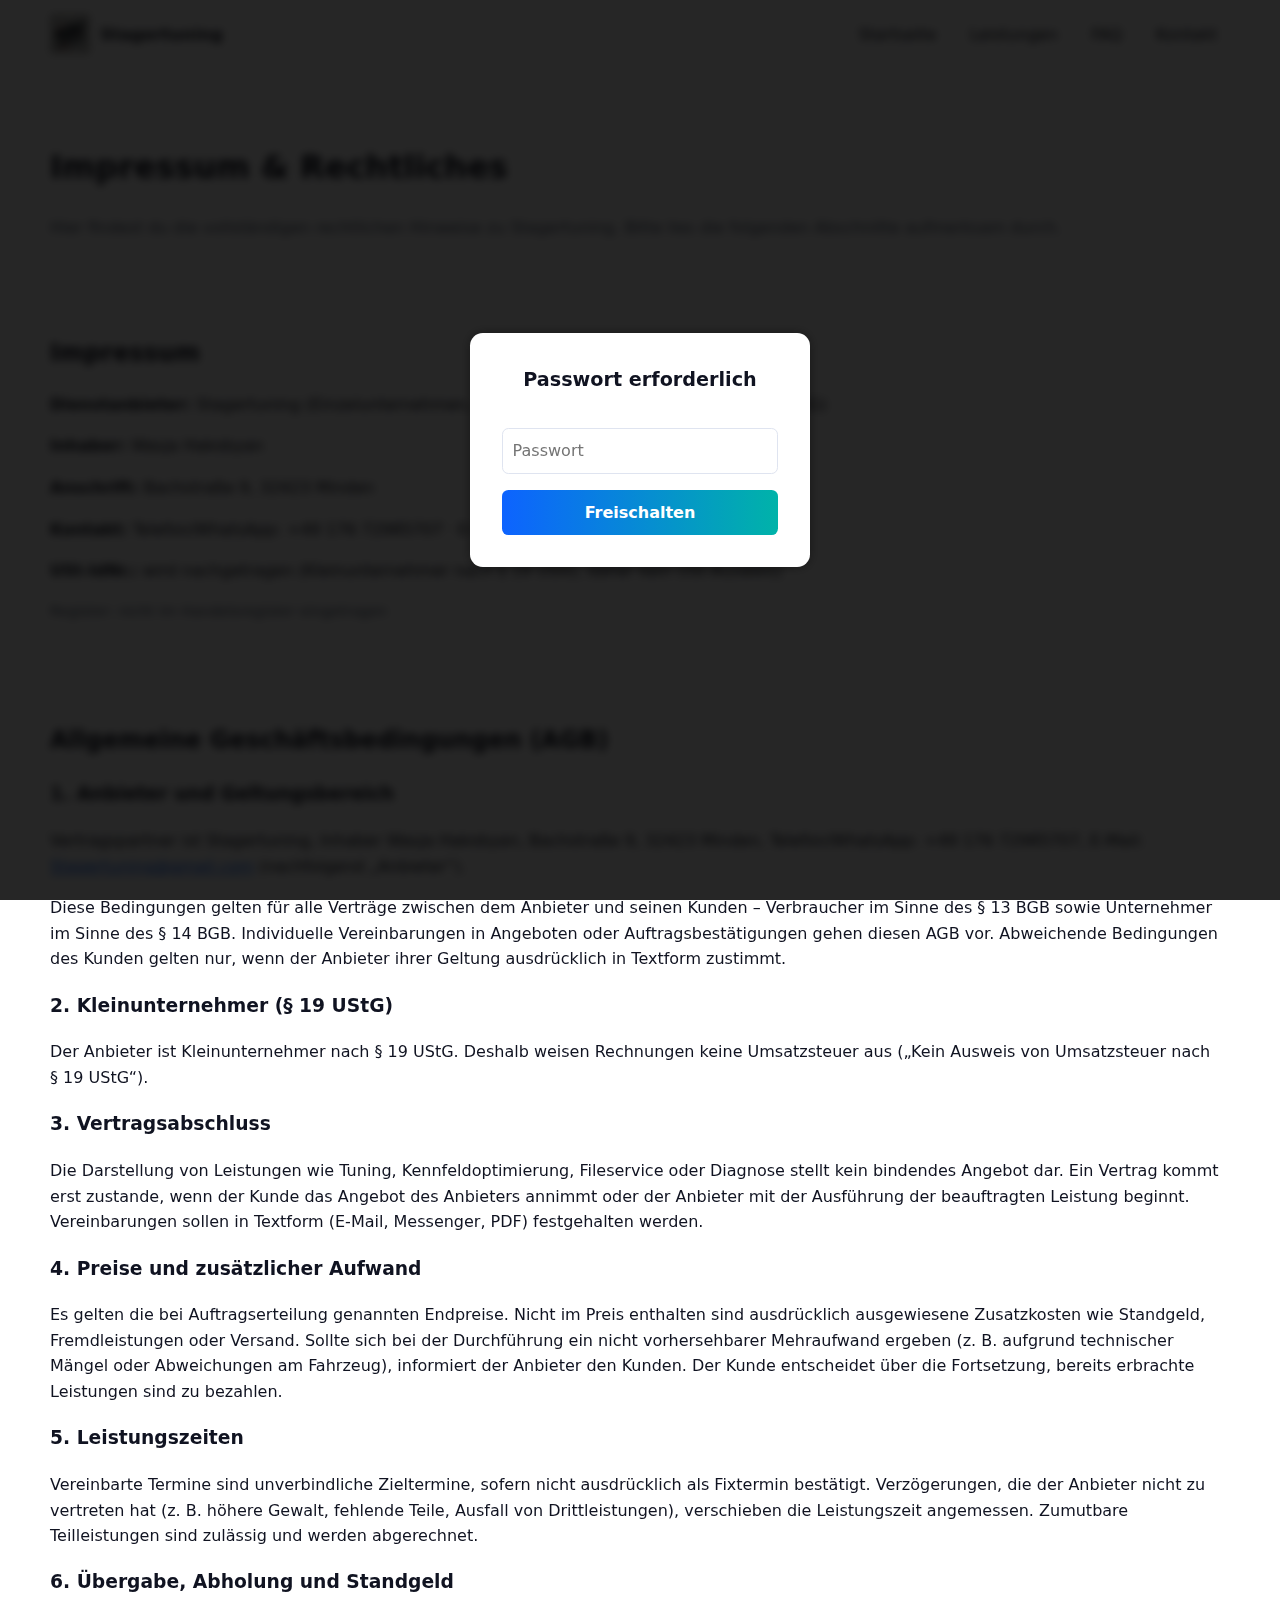
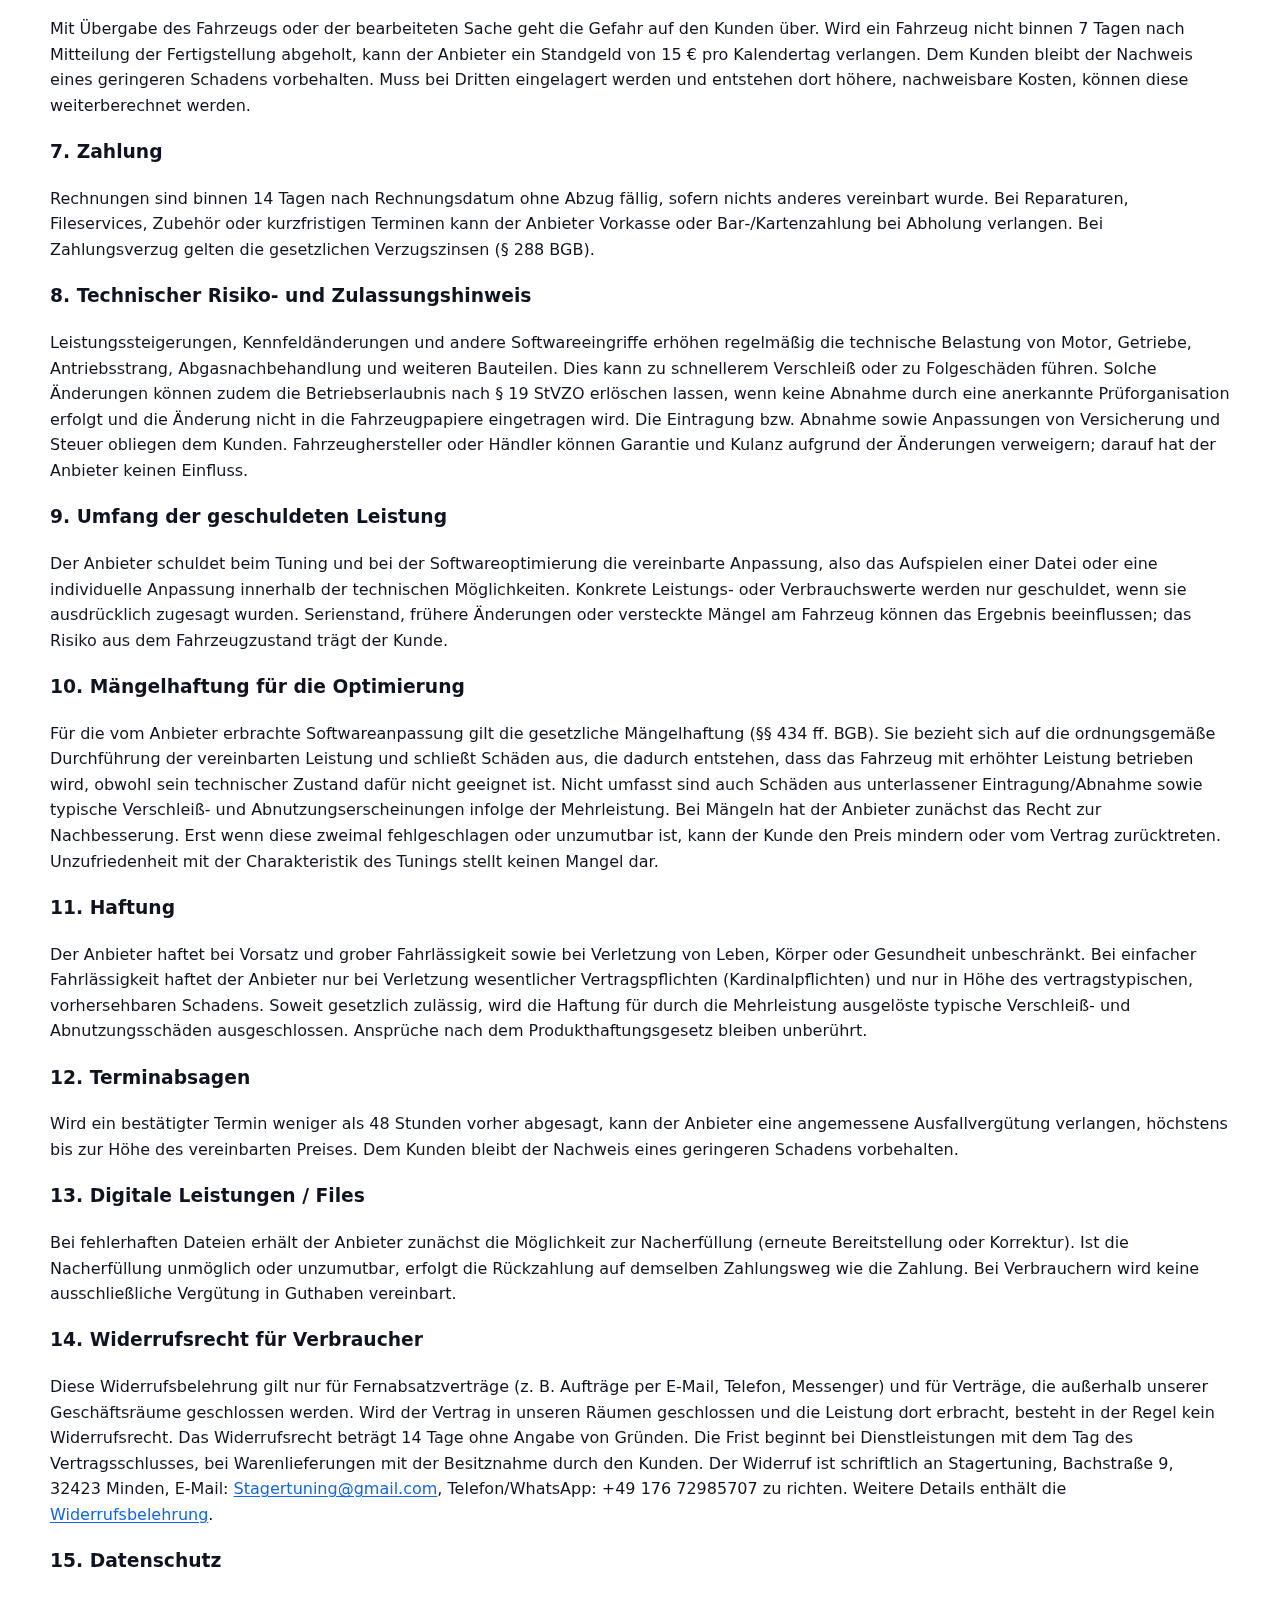
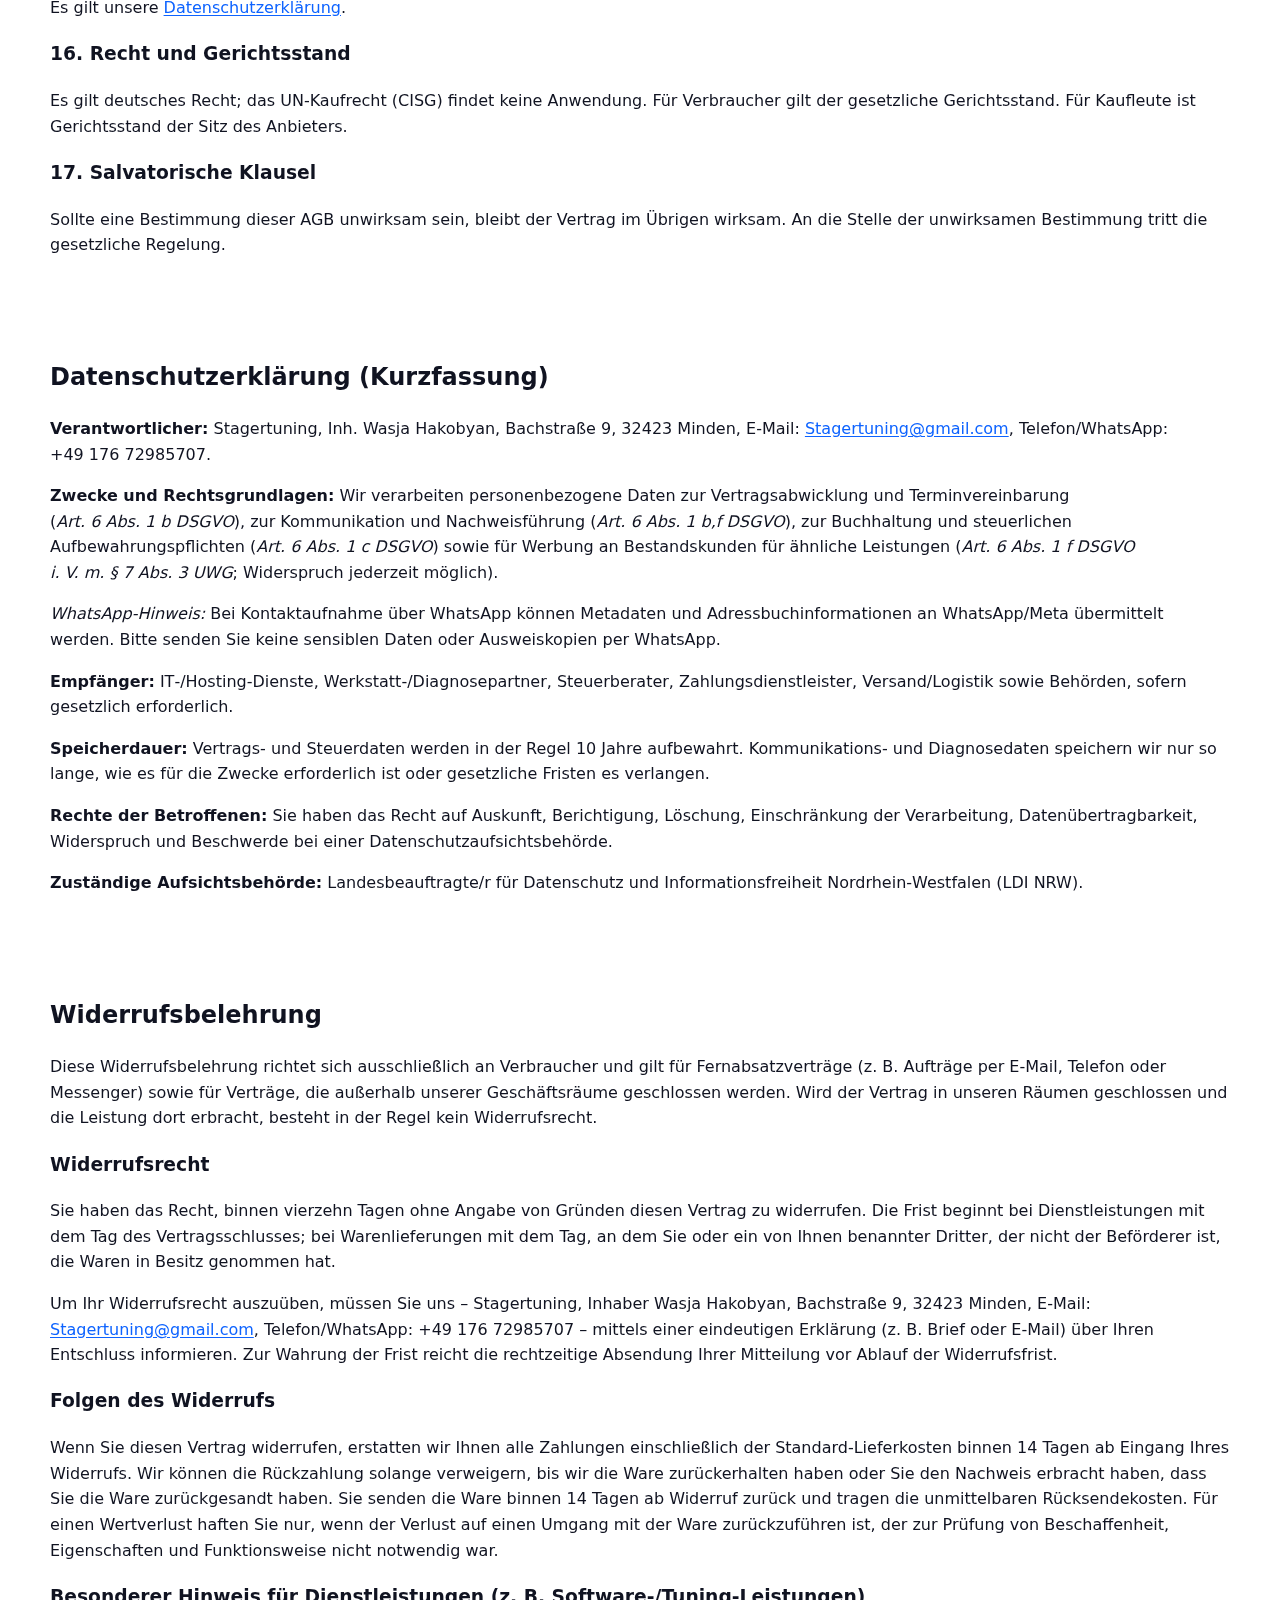
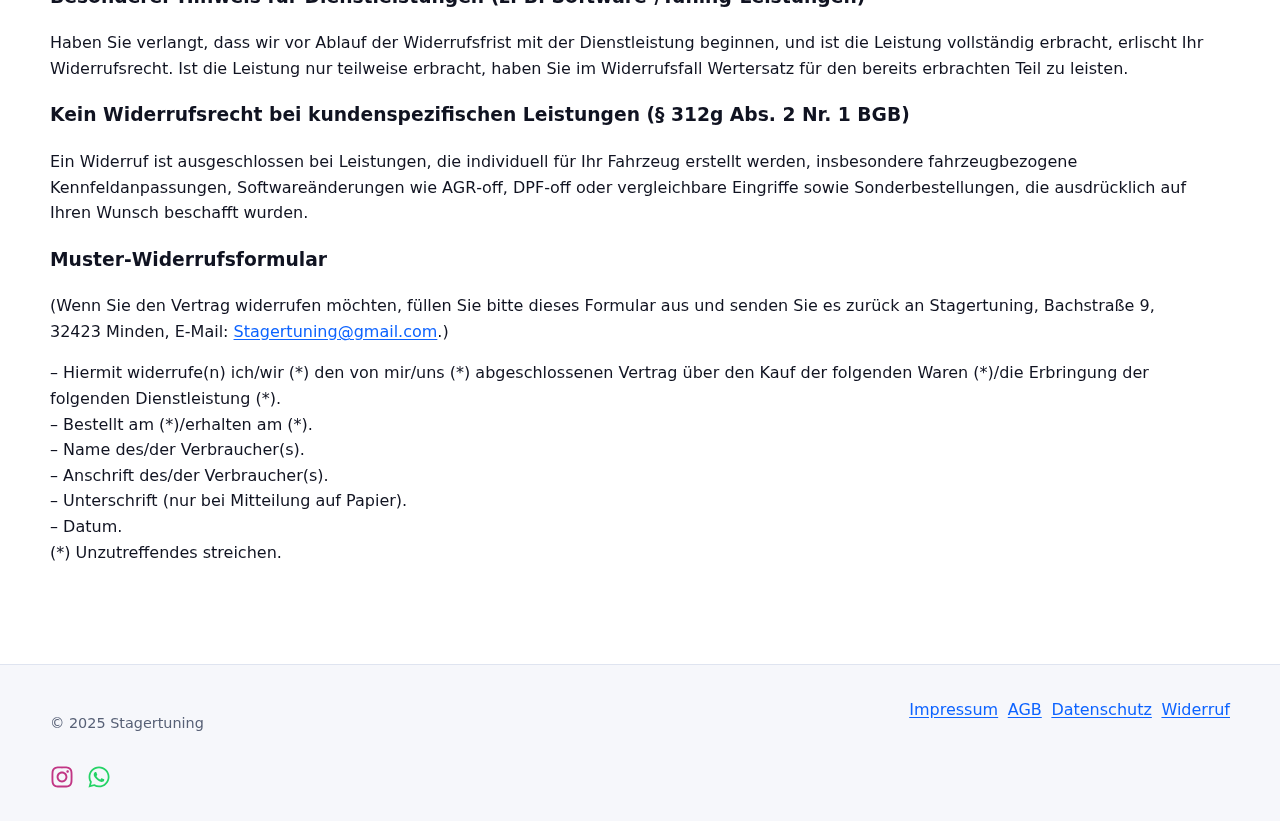
<file: rechtliches/index.html>
<!doctype html>
<html lang="de">
<head>
  <meta charset="utf-8" />
  <meta name="viewport" content="width=device-width, initial-scale=1" />
  <title>Impressum &amp; Rechtliches – Stagertuning</title>
  <meta name="robots" content="noindex,follow" />
  <meta name="description" content="Offizielle Rechtstexte von Stagertuning – Impressum, AGB, Datenschutzerklärung und Widerrufsbelehrung. Hier findest du alle wichtigen rechtlichen Hinweise für unseren Chip‑Tuning‑Service." />
  <link rel="stylesheet" href="../assets/css/styles.css" />
</head>
<body>
  <a class="skip-link" href="#inhalt">Zum Inhalt springen</a>
  <header class="header">
    <div class="container nav">
      <a class="brand" href="../index.html">
        <img class="brand__logo-img" src="../assets/img/stagertuning-logo.jpg" alt="Stagertuning Logo" width="40" height="40" />
        <span class="brand__text">Stagertuning</span>
      </a>
      <button class="menu-toggle" aria-controls="menu" aria-expanded="false">☰ Menü</button>
      <ul id="menu" class="nav__list">
        <li><a class="nav__link" href="../index.html">Startseite</a></li>
        <li><a class="nav__link" href="../partner.html">Leistungen</a></li>
        <li><a class="nav__link" href="../faq.html">FAQ</a></li>
        <li><a class="nav__link" href="../support.html">Kontakt</a></li>
      </ul>
    </div>
  </header>

  <main id="inhalt" class="container section">
    <h1>Impressum &amp; Rechtliches</h1>
    <p class="muted">Hier findest du die vollständigen rechtlichen Hinweise zu Stagertuning. Bitte lies die folgenden Abschnitte aufmerksam durch.</p>
    <div class="hr"></div>

    <!-- Impressum -->
    <section id="impressum" class="section--tight">
      <h2>Impressum</h2>
      <p><strong>Dienstanbieter:</strong> Stagertuning (Einzelunternehmen, Kleinunternehmerregelung nach § 19 UStG)</p>
      <p><strong>Inhaber:</strong> Wasja Hakobyan</p>
      <p><strong>Anschrift:</strong> Bachstraße 9, 32423 Minden</p>
      <p><strong>Kontakt:</strong> Telefon/WhatsApp: +49 176 72985707 · E‑Mail: <a href="mailto:Stagertuning@gmail.com">Stagertuning@gmail.com</a></p>
      <p><strong>USt‑IdNr.:</strong> wird nachgetragen (Kleinunternehmer nach § 19 UStG, daher kein USt‑Ausweis)</p>
      <p class="small muted">Register: nicht im Handelsregister eingetragen</p>
    </section>

    <!-- AGB -->
    <section id="agb" class="section--tight">
      <h2>Allgemeine Geschäftsbedingungen (AGB)</h2>
      <h3>1. Anbieter und Geltungsbereich</h3>
      <p>Vertragspartner ist Stagertuning, Inhaber Wasja Hakobyan, Bachstraße 9, 32423 Minden, Telefon/WhatsApp: +49 176 72985707, E‑Mail: <a href="mailto:Stagertuning@gmail.com">Stagertuning@gmail.com</a> (nachfolgend „Anbieter“).</p>
      <p>Diese Bedingungen gelten für alle Verträge zwischen dem Anbieter und seinen Kunden – Verbraucher im Sinne des § 13 BGB sowie Unternehmer im Sinne des § 14 BGB. Individuelle Vereinbarungen in Angeboten oder Auftragsbestätigungen gehen diesen AGB vor. Abweichende Bedingungen des Kunden gelten nur, wenn der Anbieter ihrer Geltung ausdrücklich in Textform zustimmt.</p>
      <h3>2. Kleinunternehmer (§ 19 UStG)</h3>
      <p>Der Anbieter ist Kleinunternehmer nach § 19 UStG. Deshalb weisen Rechnungen keine Umsatzsteuer aus („Kein Ausweis von Umsatzsteuer nach § 19 UStG“).</p>
      <h3>3. Vertragsabschluss</h3>
      <p>Die Darstellung von Leistungen wie Tuning, Kennfeldoptimierung, Fileservice oder Diagnose stellt kein bindendes Angebot dar. Ein Vertrag kommt erst zustande, wenn der Kunde das Angebot des Anbieters annimmt oder der Anbieter mit der Ausführung der beauftragten Leistung beginnt. Vereinbarungen sollen in Textform (E‑Mail, Messenger, PDF) festgehalten werden.</p>
      <h3>4. Preise und zusätzlicher Aufwand</h3>
      <p>Es gelten die bei Auftragserteilung genannten Endpreise. Nicht im Preis enthalten sind ausdrücklich ausgewiesene Zusatzkosten wie Standgeld, Fremdleistungen oder Versand. Sollte sich bei der Durchführung ein nicht vorhersehbarer Mehraufwand ergeben (z.&nbsp;B. aufgrund technischer Mängel oder Abweichungen am Fahrzeug), informiert der Anbieter den Kunden. Der Kunde entscheidet über die Fortsetzung, bereits erbrachte Leistungen sind zu bezahlen.</p>
      <h3>5. Leistungszeiten</h3>
      <p>Vereinbarte Termine sind unverbindliche Zieltermine, sofern nicht ausdrücklich als Fixtermin bestätigt. Verzögerungen, die der Anbieter nicht zu vertreten hat (z.&nbsp;B. höhere Gewalt, fehlende Teile, Ausfall von Drittleistungen), verschieben die Leistungszeit angemessen. Zumutbare Teilleistungen sind zulässig und werden abgerechnet.</p>
      <h3>6. Übergabe, Abholung und Standgeld</h3>
      <p>Mit Übergabe des Fahrzeugs oder der bearbeiteten Sache geht die Gefahr auf den Kunden über. Wird ein Fahrzeug nicht binnen 7 Tagen nach Mitteilung der Fertigstellung abgeholt, kann der Anbieter ein Standgeld von 15&nbsp;€ pro Kalendertag verlangen. Dem Kunden bleibt der Nachweis eines geringeren Schadens vorbehalten. Muss bei Dritten eingelagert werden und entstehen dort höhere, nachweisbare Kosten, können diese weiterberechnet werden.</p>
      <h3>7. Zahlung</h3>
      <p>Rechnungen sind binnen 14 Tagen nach Rechnungsdatum ohne Abzug fällig, sofern nichts anderes vereinbart wurde. Bei Reparaturen, Fileservices, Zubehör oder kurzfristigen Terminen kann der Anbieter Vorkasse oder Bar‑/Kartenzahlung bei Abholung verlangen. Bei Zahlungsverzug gelten die gesetzlichen Verzugszinsen (§ 288 BGB).</p>
      <h3>8. Technischer Risiko‑ und Zulassungshinweis</h3>
      <p>Leistungssteigerungen, Kennfeldänderungen und andere Softwareeingriffe erhöhen regelmäßig die technische Belastung von Motor, Getriebe, Antriebsstrang, Abgasnachbehandlung und weiteren Bauteilen. Dies kann zu schnellerem Verschleiß oder zu Folgeschäden führen. Solche Änderungen können zudem die Betriebserlaubnis nach § 19 StVZO erlöschen lassen, wenn keine Abnahme durch eine anerkannte Prüforganisation erfolgt und die Änderung nicht in die Fahrzeugpapiere eingetragen wird. Die Eintragung bzw. Abnahme sowie Anpassungen von Versicherung und Steuer obliegen dem Kunden. Fahrzeughersteller oder Händler können Garantie und Kulanz aufgrund der Änderungen verweigern; darauf hat der Anbieter keinen Einfluss.</p>
      <h3>9. Umfang der geschuldeten Leistung</h3>
      <p>Der Anbieter schuldet beim Tuning und bei der Softwareoptimierung die vereinbarte Anpassung, also das Aufspielen einer Datei oder eine individuelle Anpassung innerhalb der technischen Möglichkeiten. Konkrete Leistungs‑ oder Verbrauchswerte werden nur geschuldet, wenn sie ausdrücklich zugesagt wurden. Serienstand, frühere Änderungen oder versteckte Mängel am Fahrzeug können das Ergebnis beeinflussen; das Risiko aus dem Fahrzeugzustand trägt der Kunde.</p>
      <h3>10. Mängelhaftung für die Optimierung</h3>
      <p>Für die vom Anbieter erbrachte Softwareanpassung gilt die gesetzliche Mängelhaftung (§§ 434 ff. BGB). Sie bezieht sich auf die ordnungsgemäße Durchführung der vereinbarten Leistung und schließt Schäden aus, die dadurch entstehen, dass das Fahrzeug mit erhöhter Leistung betrieben wird, obwohl sein technischer Zustand dafür nicht geeignet ist. Nicht umfasst sind auch Schäden aus unterlassener Eintragung/Abnahme sowie typische Verschleiß‑ und Abnutzungserscheinungen infolge der Mehrleistung. Bei Mängeln hat der Anbieter zunächst das Recht zur Nachbesserung. Erst wenn diese zweimal fehlgeschlagen oder unzumutbar ist, kann der Kunde den Preis mindern oder vom Vertrag zurücktreten. Unzufriedenheit mit der Charakteristik des Tunings stellt keinen Mangel dar.</p>
      <h3>11. Haftung</h3>
      <p>Der Anbieter haftet bei Vorsatz und grober Fahrlässigkeit sowie bei Verletzung von Leben, Körper oder Gesundheit unbeschränkt. Bei einfacher Fahrlässigkeit haftet der Anbieter nur bei Verletzung wesentlicher Vertragspflichten (Kardinalpflichten) und nur in Höhe des vertragstypischen, vorhersehbaren Schadens. Soweit gesetzlich zulässig, wird die Haftung für durch die Mehrleistung ausgelöste typische Verschleiß‑ und Abnutzungsschäden ausgeschlossen. Ansprüche nach dem Produkthaftungsgesetz bleiben unberührt.</p>
      <h3>12. Terminabsagen</h3>
      <p>Wird ein bestätigter Termin weniger als 48 Stunden vorher abgesagt, kann der Anbieter eine angemessene Ausfallvergütung verlangen, höchstens bis zur Höhe des vereinbarten Preises. Dem Kunden bleibt der Nachweis eines geringeren Schadens vorbehalten.</p>
      <h3>13. Digitale Leistungen / Files</h3>
      <p>Bei fehlerhaften Dateien erhält der Anbieter zunächst die Möglichkeit zur Nacherfüllung (erneute Bereitstellung oder Korrektur). Ist die Nacherfüllung unmöglich oder unzumutbar, erfolgt die Rückzahlung auf demselben Zahlungsweg wie die Zahlung. Bei Verbrauchern wird keine ausschließliche Vergütung in Guthaben vereinbart.</p>
      <h3>14. Widerrufsrecht für Verbraucher</h3>
      <p>Diese Widerrufsbelehrung gilt nur für Fernabsatzverträge (z.&nbsp;B. Aufträge per E‑Mail, Telefon, Messenger) und für Verträge, die außerhalb unserer Geschäftsräume geschlossen werden. Wird der Vertrag in unseren Räumen geschlossen und die Leistung dort erbracht, besteht in der Regel kein Widerrufsrecht. Das Widerrufsrecht beträgt 14 Tage ohne Angabe von Gründen. Die Frist beginnt bei Dienstleistungen mit dem Tag des Vertragsschlusses, bei Warenlieferungen mit der Besitznahme durch den Kunden. Der Widerruf ist schriftlich an Stagertuning, Bachstraße 9, 32423 Minden, E‑Mail: <a href="mailto:Stagertuning@gmail.com">Stagertuning@gmail.com</a>, Telefon/WhatsApp: +49 176 72985707 zu richten. Weitere Details enthält die <a href="#widerruf">Widerrufsbelehrung</a>.</p>
      <h3>15. Datenschutz</h3>
      <p>Es gilt unsere <a href="#datenschutz">Datenschutzerklärung</a>.</p>
      <h3>16. Recht und Gerichtsstand</h3>
      <p>Es gilt deutsches Recht; das UN‑Kaufrecht (CISG) findet keine Anwendung. Für Verbraucher gilt der gesetzliche Gerichtsstand. Für Kaufleute ist Gerichtsstand der Sitz des Anbieters.</p>
      <h3>17. Salvatorische Klausel</h3>
      <p>Sollte eine Bestimmung dieser AGB unwirksam sein, bleibt der Vertrag im Übrigen wirksam. An die Stelle der unwirksamen Bestimmung tritt die gesetzliche Regelung.</p>
    </section>

    <!-- Datenschutzerklärung -->
    <section id="datenschutz" class="section--tight">
      <h2>Datenschutzerklärung (Kurzfassung)</h2>
      <p><strong>Verantwortlicher:</strong> Stagertuning, Inh. Wasja Hakobyan, Bachstraße 9, 32423 Minden, E‑Mail: <a href="mailto:Stagertuning@gmail.com">Stagertuning@gmail.com</a>, Telefon/WhatsApp: +49 176 72985707.</p>
      <p><strong>Zwecke und Rechtsgrundlagen:</strong> Wir verarbeiten personenbezogene Daten zur Vertragsabwicklung und Terminvereinbarung (<em>Art. 6 Abs. 1 b DSGVO</em>), zur Kommunikation und Nachweisführung (<em>Art. 6 Abs. 1 b,f DSGVO</em>), zur Buchhaltung und steuerlichen Aufbewahrungspflichten (<em>Art. 6 Abs. 1 c DSGVO</em>) sowie für Werbung an Bestandskunden für ähnliche Leistungen (<em>Art. 6 Abs. 1 f DSGVO i. V. m. § 7 Abs. 3 UWG</em>; Widerspruch jederzeit möglich).</p>
      <p><em>WhatsApp‑Hinweis:</em> Bei Kontaktaufnahme über WhatsApp können Metadaten und Adressbuchinformationen an WhatsApp/Meta übermittelt werden. Bitte senden Sie keine sensiblen Daten oder Ausweiskopien per WhatsApp.</p>
      <p><strong>Empfänger:</strong> IT‑/Hosting‑Dienste, Werkstatt‑/Diagnosepartner, Steuerberater, Zahlungsdienstleister, Versand/Logistik sowie Behörden, sofern gesetzlich erforderlich.</p>
      <p><strong>Speicherdauer:</strong> Vertrags‑ und Steuerdaten werden in der Regel 10 Jahre aufbewahrt. Kommunikations‑ und Diagnosedaten speichern wir nur so lange, wie es für die Zwecke erforderlich ist oder gesetzliche Fristen es verlangen.</p>
      <p><strong>Rechte der Betroffenen:</strong> Sie haben das Recht auf Auskunft, Berichtigung, Löschung, Einschränkung der Verarbeitung, Datenübertragbarkeit, Widerspruch und Beschwerde bei einer Datenschutzaufsichtsbehörde.</p>
      <p><strong>Zuständige Aufsichtsbehörde:</strong> Landesbeauftragte/r für Datenschutz und Informationsfreiheit Nordrhein‑Westfalen (LDI NRW).</p>
    </section>

    <!-- Widerrufsbelehrung -->
    <section id="widerruf" class="section--tight">
      <h2>Widerrufsbelehrung</h2>
      <p>Diese Widerrufsbelehrung richtet sich ausschließlich an Verbraucher und gilt für Fernabsatzverträge (z.&nbsp;B. Aufträge per E‑Mail, Telefon oder Messenger) sowie für Verträge, die außerhalb unserer Geschäftsräume geschlossen werden. Wird der Vertrag in unseren Räumen geschlossen und die Leistung dort erbracht, besteht in der Regel kein Widerrufsrecht.</p>
      <h3>Widerrufsrecht</h3>
      <p>Sie haben das Recht, binnen vierzehn Tagen ohne Angabe von Gründen diesen Vertrag zu widerrufen. Die Frist beginnt bei Dienstleistungen mit dem Tag des Vertragsschlusses; bei Warenlieferungen mit dem Tag, an dem Sie oder ein von Ihnen benannter Dritter, der nicht der Beförderer ist, die Waren in Besitz genommen hat.</p>
      <p>Um Ihr Widerrufsrecht auszuüben, müssen Sie uns – Stagertuning, Inhaber Wasja&nbsp;Hakobyan, Bachstraße&nbsp;9, 32423&nbsp;Minden, E‑Mail: <a href="mailto:Stagertuning@gmail.com">Stagertuning@gmail.com</a>, Telefon/WhatsApp: +49&nbsp;176&nbsp;72985707 – mittels einer eindeutigen Erklärung (z.&nbsp;B. Brief oder E‑Mail) über Ihren Entschluss informieren. Zur Wahrung der Frist reicht die rechtzeitige Absendung Ihrer Mitteilung vor Ablauf der Widerrufsfrist.</p>
      <h3>Folgen des Widerrufs</h3>
      <p>Wenn Sie diesen Vertrag widerrufen, erstatten wir Ihnen alle Zahlungen einschließlich der Standard‑Lieferkosten binnen 14&nbsp;Tagen ab Eingang Ihres Widerrufs. Wir können die Rückzahlung solange verweigern, bis wir die Ware zurückerhalten haben oder Sie den Nachweis erbracht haben, dass Sie die Ware zurückgesandt haben. Sie senden die Ware binnen 14&nbsp;Tagen ab Widerruf zurück und tragen die unmittelbaren Rücksendekosten. Für einen Wertverlust haften Sie nur, wenn der Verlust auf einen Umgang mit der Ware zurückzuführen ist, der zur Prüfung von Beschaffenheit, Eigenschaften und Funktionsweise nicht notwendig war.</p>
      <h3>Besonderer Hinweis für Dienstleistungen (z.&nbsp;B. Software‑/Tuning‑Leistungen)</h3>
      <p>Haben Sie verlangt, dass wir vor Ablauf der Widerrufsfrist mit der Dienstleistung beginnen, und ist die Leistung vollständig erbracht, erlischt Ihr Widerrufsrecht. Ist die Leistung nur teilweise erbracht, haben Sie im Widerrufsfall Wertersatz für den bereits erbrachten Teil zu leisten.</p>
      <h3>Kein Widerrufsrecht bei kundenspezifischen Leistungen (§ 312g Abs. 2 Nr. 1 BGB)</h3>
      <p>Ein Widerruf ist ausgeschlossen bei Leistungen, die individuell für Ihr Fahrzeug erstellt werden, insbesondere fahrzeugbezogene Kennfeldanpassungen, Softwareänderungen wie AGR‑off, DPF‑off oder vergleichbare Eingriffe sowie Sonderbestellungen, die ausdrücklich auf Ihren Wunsch beschafft wurden.</p>
      <h3>Muster‑Widerrufsformular</h3>
      <p>(Wenn Sie den Vertrag widerrufen möchten, füllen Sie bitte dieses Formular aus und senden Sie es zurück an Stagertuning, Bachstraße 9, 32423 Minden, E‑Mail: <a href="mailto:Stagertuning@gmail.com">Stagertuning@gmail.com</a>.)</p>
      <p>– Hiermit widerrufe(n) ich/wir (*) den von mir/uns (*) abgeschlossenen Vertrag über den Kauf der folgenden Waren (*)/die Erbringung der folgenden Dienstleistung (*).<br />– Bestellt am (*)/erhalten am (*).<br />– Name des/der Verbraucher(s).<br />– Anschrift des/der Verbraucher(s).<br />– Unterschrift (nur bei Mitteilung auf Papier).<br />– Datum.<br />(*) Unzutreffendes streichen.</p>
    </section>
  </main>

  <footer class="footer">
    <div class="container footer__grid">
      <p class="small">© 2025 Stagertuning</p>
      <nav class="footer__links">
        <a href="#impressum">Impressum</a>
        <a href="#agb">AGB</a>
        <a href="#datenschutz">Datenschutz</a>
        <a href="#widerruf">Widerruf</a>
      </nav>
      <div class="footer__social">
        <a href="https://www.instagram.com/stagertuning/?hl=de" target="_blank" rel="noopener" aria-label="Stagertuning auf Instagram"><img src="../assets/img/instagram.svg" alt="Instagram" /></a>
        <a href="https://wa.me/+4917672985707" target="_blank" rel="noopener" aria-label="Stagertuning via WhatsApp"><img src="../assets/img/whatsapp.svg" alt="WhatsApp" /></a>
      </div>
    </div>
  </footer>
  <script src="../assets/js/main.js" defer></script>
  <!-- Cookie Consent Banner -->
  <div class="cookie-banner" aria-label="Cookie Hinweis">
    <div class="cookie-banner__icon" aria-hidden="true">🍪</div>
    <div class="cookie-banner__text">
      <strong>Cookie Consent</strong>
      <p>This website uses cookies or similar technologies to enhance your browsing experience and provide personalised recommendations. By continuing to use our website, you agree to our <a href="#datenschutz">Privacy Policy</a>.</p>
    </div>
    <button class="cookie-banner__btn" type="button">Accept</button>
  </div>
</body>
</html>
</file>
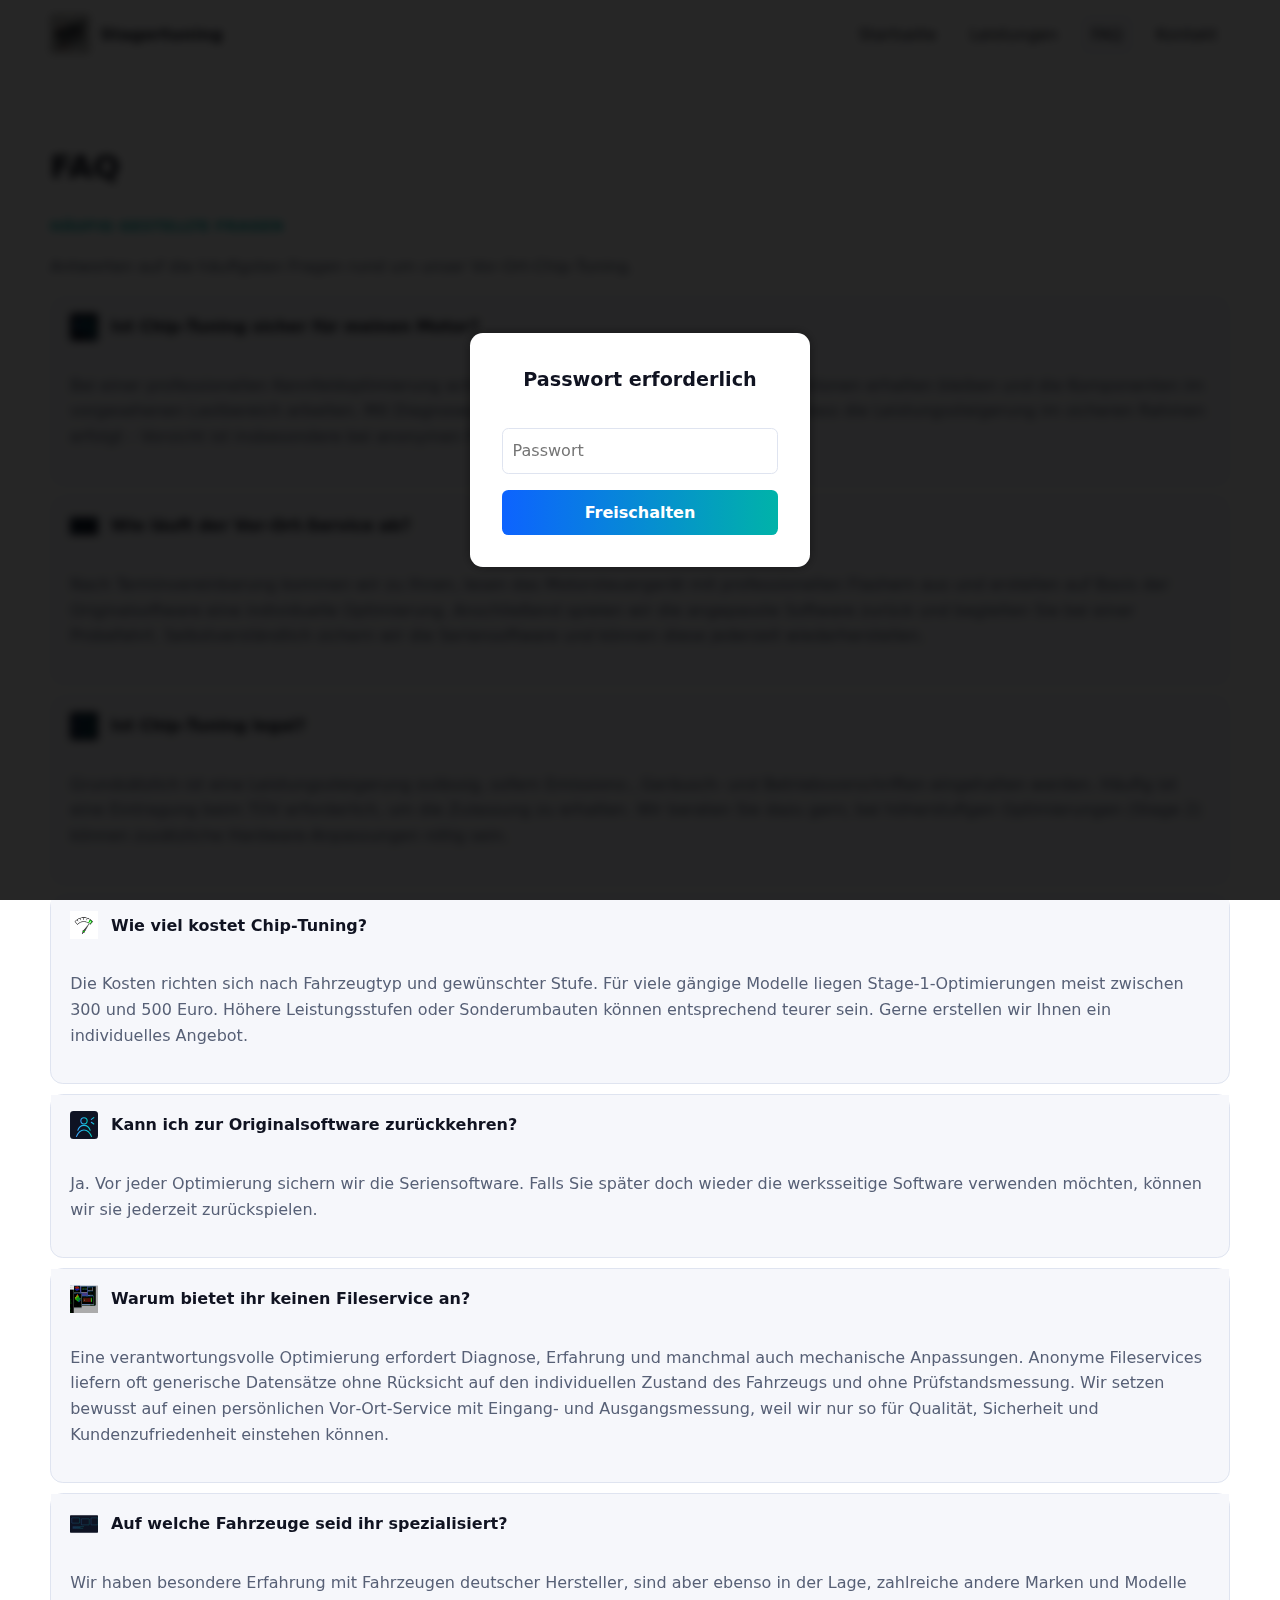
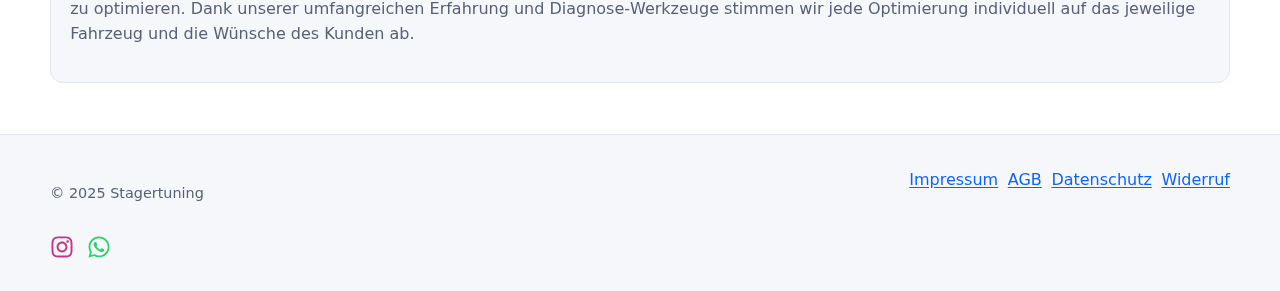
<file: faq.html>
<!doctype html>
<html lang="de">
<head>
  <meta charset="utf-8" />
  <meta name="viewport" content="width=device-width, initial-scale=1" />
  <title>FAQ – Stagertuning</title>
  <!-- Aktualisierte Meta‑Description für unser Vor‑Ort‑Tuning -->
  <meta name="description" content="FAQ – Antworten auf Ihre Fragen rund um unser Vor‑Ort‑Chip‑Tuning. Sicher, legal und individuell."/>
  <link rel="stylesheet" href="assets/css/styles.css" />
</head>
<body>
  <a class="skip-link" href="#inhalt">Zum Inhalt springen</a>
  <header class="header">
    <div class="container nav">
      <a class="brand" href="index.html">
        <!-- Logo und Markenname für Stagertuning -->
        <img class="brand__logo-img" src="assets/img/stagertuning-logo.jpg" alt="Stagertuning Logo" width="40" height="40" />
        <span class="brand__text">Stagertuning</span>
      </a>
      <button class="menu-toggle" aria-controls="menu" aria-expanded="false">☰ Menü</button>
      <ul id="menu" class="nav__list">
        <li><a class="nav__link" href="index.html">Startseite</a></li>
        <!-- Fileservice wird nicht mehr angeboten, daher entfernt -->
        <li><a class="nav__link" href="partner.html">Leistungen</a></li>
        <li><a class="nav__link" aria-current="page" href="faq.html">FAQ</a></li>
        <li><a class="nav__link" href="support.html">Kontakt</a></li>
      </ul>
    </div>
  </header>

  <main id="inhalt" class="section container">
    <h1 data-reveal>FAQ</h1>
    <p class="tagline">Häufig gestellte Fragen</p>
    <p class="muted" data-reveal>Antworten auf die häufigsten Fragen rund um unser Vor‑Ort‑Chip‑Tuning.</p>

    <div class="accordion" data-reveal>
      <!-- Frage 1 -->
      <div class="accordion__item">
        <button class="accordion__btn" aria-expanded="false">
          <img src="assets/img/icon-reliability.svg" alt="Icon Sicherheit" class="faq-icon" />
          <span>Ist Chip‑Tuning sicher für meinen Motor?</span>
        </button>
        <div class="accordion__panel">
          <p>Bei einer professionellen Kennfeldoptimierung achten wir darauf, dass sämtliche Schutzfunktionen erhalten bleiben und die Komponenten im vorgesehenen Lastbereich arbeiten. Mit Diagnosegeräten und Erfahrung stellen wir sicher, dass die Leistungssteigerung im sicheren Rahmen erfolgt – Vorsicht ist insbesondere bei anonymen Fileservices geboten.</p>
        </div>
      </div>
      <!-- Frage 2 -->
      <div class="accordion__item">
        <button class="accordion__btn" aria-expanded="false">
          <img src="assets/img/equipment.svg" alt="Icon Vor‑Ort‑Service" class="faq-icon" />
          <span>Wie läuft der Vor‑Ort‑Service ab?</span>
        </button>
        <div class="accordion__panel">
          <p>Nach Terminvereinbarung kommen wir zu Ihnen, lesen das Motorsteuergerät mit professionellen Flashern aus und erstellen auf Basis der Originalsoftware eine individuelle Optimierung. Anschließend spielen wir die angepasste Software zurück und begleiten Sie bei einer Probefahrt. Selbstverständlich sichern wir die Serien­software und können diese jederzeit wiederherstellen.</p>
        </div>
      </div>
      <!-- Frage 3 -->
      <div class="accordion__item">
        <button class="accordion__btn" aria-expanded="false">
          <img src="assets/img/icon-calc.svg" alt="Icon Legalität" class="faq-icon" />
          <span>Ist Chip‑Tuning legal?</span>
        </button>
        <div class="accordion__panel">
          <p>Grundsätzlich ist eine Leistungssteigerung zulässig, sofern Emissions‑, Geräusch‑ und Betriebsvorschriften eingehalten werden. Häufig ist eine Eintragung beim TÜV erforderlich, um die Zulassung zu erhalten. Wir beraten Sie dazu gern; bei höherstufigen Optimierungen (Stage 2) können zusätzliche Hardware‑Anpassungen nötig sein.</p>
        </div>
      </div>
      <!-- Frage 4 -->
      <div class="accordion__item">
        <button class="accordion__btn" aria-expanded="false">
          <img src="assets/img/gauge-icon.png" alt="Icon Kosten" class="faq-icon" />
          <span>Wie viel kostet Chip‑Tuning?</span>
        </button>
        <div class="accordion__panel">
          <p>Die Kosten richten sich nach Fahrzeugtyp und gewünschter Stufe. Für viele gängige Modelle liegen Stage‑1‑Optimierungen meist zwischen 300 und 500 Euro. Höhere Leistungsstufen oder Sonderumbauten können entsprechend teurer sein. Gerne erstellen wir Ihnen ein individuelles Angebot.</p>
        </div>
      </div>
      <!-- Frage 5 -->
      <div class="accordion__item">
        <button class="accordion__btn" aria-expanded="false">
          <img src="assets/img/icon-support.svg" alt="Icon Rückkehr" class="faq-icon" />
          <span>Kann ich zur Originalsoftware zurückkehren?</span>
        </button>
        <div class="accordion__panel">
          <p>Ja. Vor jeder Optimierung sichern wir die Serien­software. Falls Sie später doch wieder die werksseitige Software verwenden möchten, können wir sie jederzeit zurückspielen.</p>
        </div>
      </div>
      <!-- Frage 6 -->
      <div class="accordion__item">
        <button class="accordion__btn" aria-expanded="false">
          <img src="assets/img/mapping-software.png" alt="Icon Fileservice" class="faq-icon" />
          <span>Warum bietet ihr keinen Fileservice an?</span>
        </button>
        <div class="accordion__panel">
          <p>Eine verantwortungsvolle Optimierung erfordert Diagnose, Erfahrung und manchmal auch mechanische Anpassungen. Anonyme Fileservices liefern oft generische Datensätze ohne Rücksicht auf den individuellen Zustand des Fahrzeugs und ohne Prüfstandsmessung. Wir setzen bewusst auf einen persönlichen Vor‑Ort‑Service mit Eingang‑ und Ausgangsmessung, weil wir nur so für Qualität, Sicherheit und Kundenzufriedenheit einstehen können.</p>
        </div>
      </div>

      <!-- Frage 7 -->
      <div class="accordion__item">
        <button class="accordion__btn" aria-expanded="false">
          <img src="assets/img/equipment.svg" alt="Icon Spezialisierung" class="faq-icon" />
          <span>Auf welche Fahrzeuge seid ihr spezialisiert?</span>
        </button>
        <div class="accordion__panel">
          <p>Wir haben besondere Erfahrung mit Fahrzeugen deutscher Hersteller, sind aber ebenso in der Lage, zahlreiche andere Marken und Modelle zu optimieren. Dank unserer umfangreichen Erfahrung und Diagnose‑Werkzeuge stimmen wir jede Optimierung individuell auf das jeweilige Fahrzeug und die Wünsche des Kunden ab.</p>
        </div>
      </div>
    </div>
  </main>

  <footer class="footer">
    <div class="container footer__grid">
      <p class="small">© 2025 Stagertuning</p>
      <nav class="footer__links">
        <a href="rechtliches/index.html#impressum">Impressum</a>
        <a href="rechtliches/index.html#agb">AGB</a>
        <a href="rechtliches/index.html#datenschutz">Datenschutz</a>
        <a href="rechtliches/index.html#widerruf">Widerruf</a>
      </nav>
      <div class="footer__social">
        <a href="https://www.instagram.com/stagertuning/?hl=de" target="_blank" rel="noopener" aria-label="Stagertuning auf Instagram">
          <img src="assets/img/instagram.svg" alt="Instagram" />
        </a>
        <a href="https://wa.me/+4917672985707" target="_blank" rel="noopener" aria-label="Stagertuning via WhatsApp">
          <img src="assets/img/whatsapp.svg" alt="WhatsApp" />
        </a>
      </div>
    </div>
  </footer>
  <script src="assets/js/main.js" defer></script>
  <!-- Cookie Consent Banner -->
  <div class="cookie-banner" aria-label="Cookie Hinweis">
    <div class="cookie-banner__icon" aria-hidden="true">🍪</div>
    <div class="cookie-banner__text">
      <strong>Cookie Consent</strong>
      <p>This website uses cookies or similar technologies to enhance your browsing experience and provide personalised recommendations. By continuing to use our website, you agree to our <a href="rechtliches/index.html#datenschutz">Privacy Policy</a>.</p>
    </div>
    <button class="cookie-banner__btn" type="button">Accept</button>
  </div>
</body>
</html>
</file>
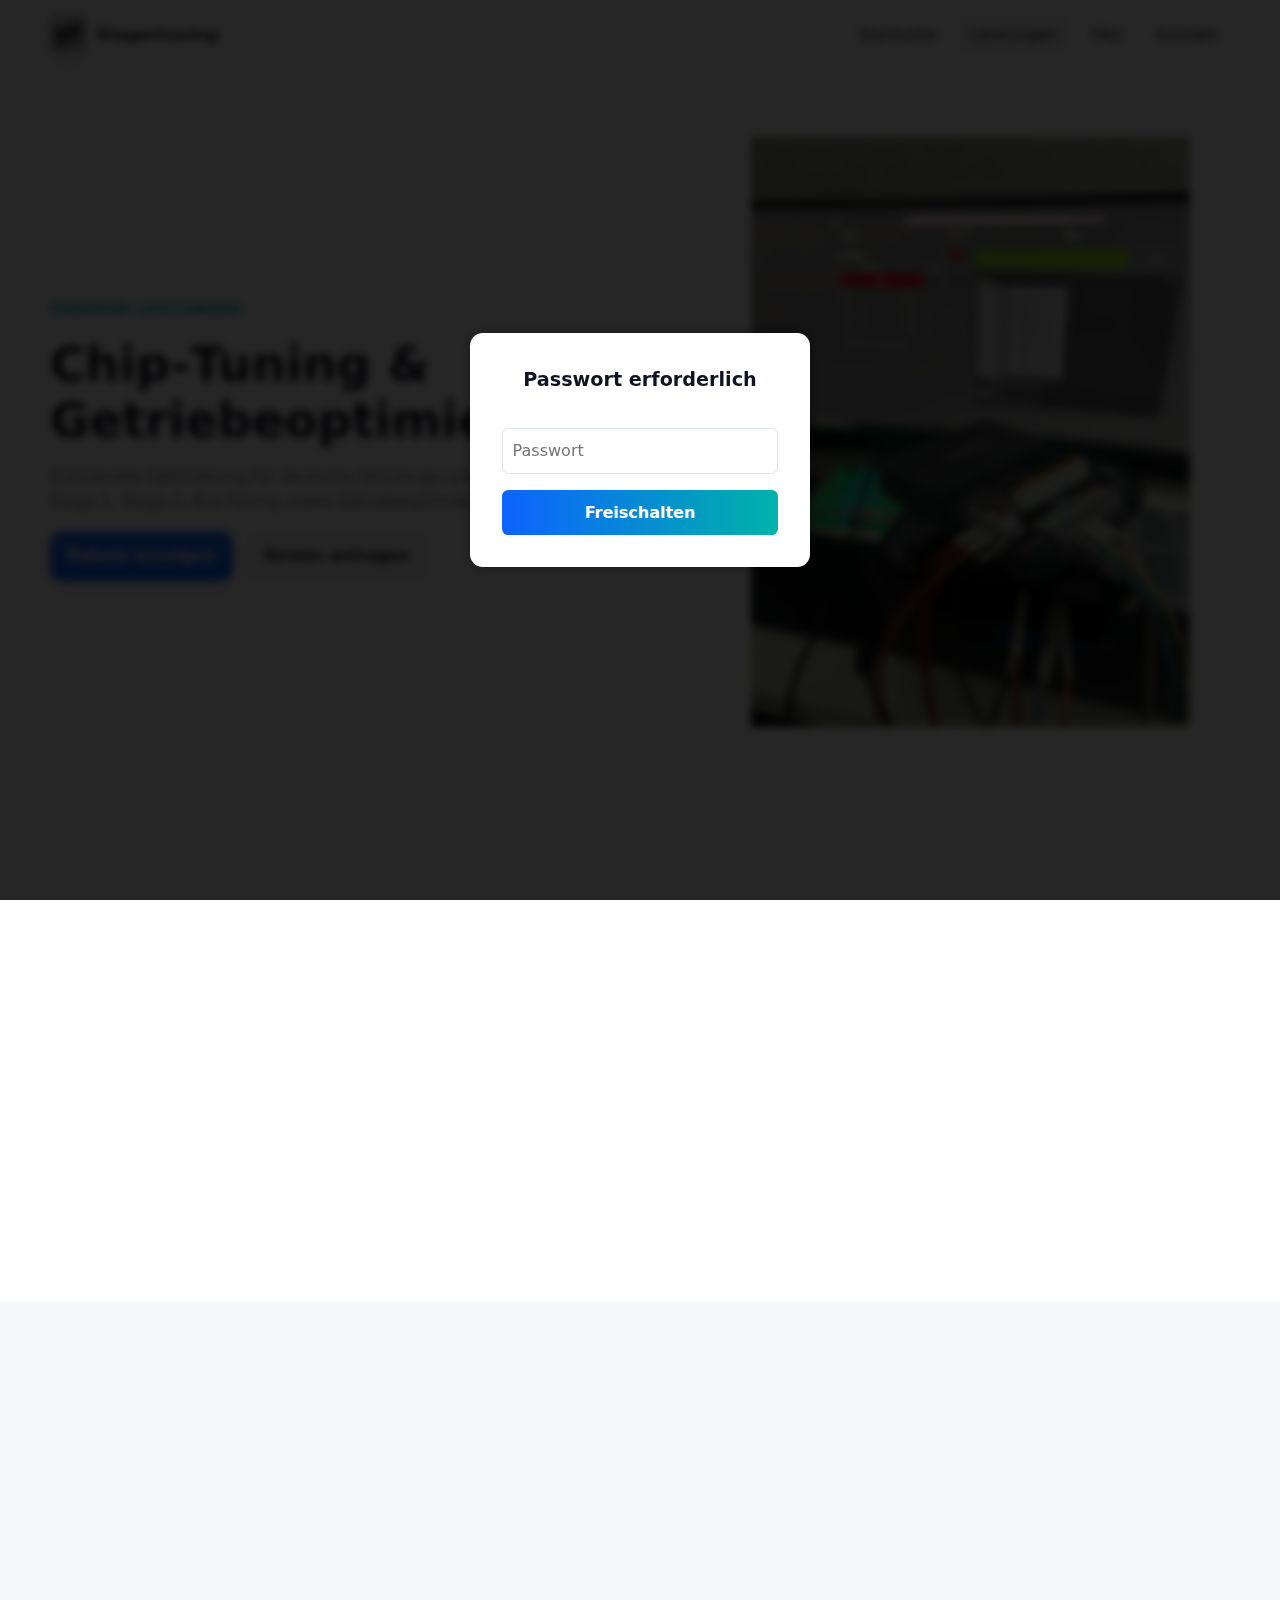
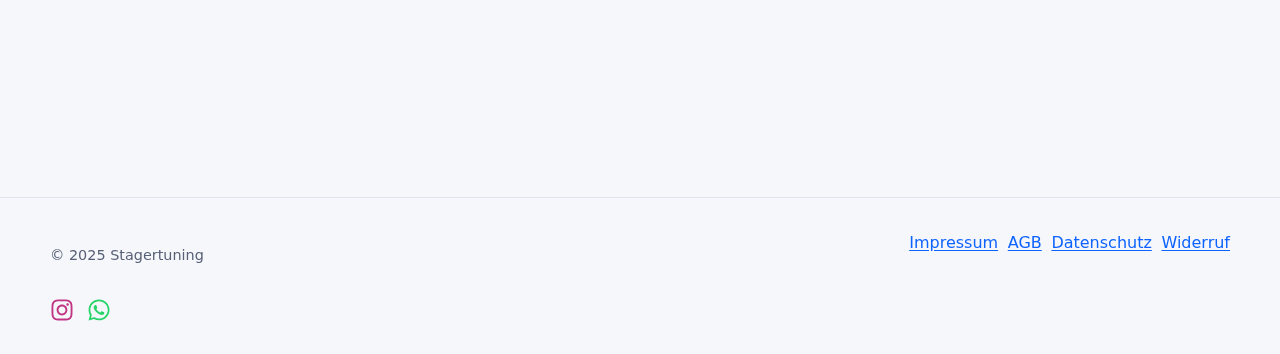
<file: partner.html>
<!doctype html>
<html lang="de">
<head>
  <meta charset="utf-8" />
  <meta name="viewport" content="width=device-width, initial-scale=1" />
  <title>Leistungen – Stagertuning</title>
  <meta name="description" content="Entdecken Sie unsere Chip‑Tuning‑Pakete, Getriebeoptimierung, Vor‑Ort‑Services und Beratungsangebote. Stagertuning bietet individuelle Kennfeld- und Getriebeoptimierung direkt bei Ihnen vor Ort."/>
  <link rel="stylesheet" href="assets/css/styles.css" />
</head>
<body>
  <a class="skip-link" href="#inhalt">Zum Inhalt springen</a>
  <header class="header">
    <div class="container nav">
      <a class="brand" href="index.html">
        <span class="brand__logo" aria-hidden="true"><img src="assets/img/stagertuning-logo.jpg" alt="Stagertuning Logo" width="48" height="48" /></span>
        <span class="brand__text">Stagertuning</span>
      </a>
      <button class="menu-toggle" aria-controls="menu" aria-expanded="false">☰ Menü</button>
      <ul id="menu" class="nav__list">
        <li><a class="nav__link" href="index.html">Startseite</a></li>
        <li><a class="nav__link" aria-current="page" href="partner.html">Leistungen</a></li>
        <li><a class="nav__link" href="faq.html">FAQ</a></li>
        <li><a class="nav__link" href="support.html">Kontakt</a></li>
      </ul>
    </div>
  </header>

  <!-- Hero für Leistungen -->
  <section class="section">
    <div class="container hero">
      <div data-reveal>
        <p class="tagline">Premium&nbsp;Leistungen</p>
        <h1>Chip‑Tuning &amp; Getriebeoptimierung</h1>
        <p class="hero__lede">Individuelle Optimierung für deutsche Fahrzeuge und weitere Marken – Stage 1, Stage 2, Eco‑Tuning sowie Getriebeoptimierung.</p>
        <div class="cta-row">
          <a class="btn" href="#pakete">Pakete anzeigen</a>
          <a class="btn btn--ghost" href="#termin">Termin anfragen</a>
        </div>
      </div>
      <figure data-reveal>
        <!-- Ersetzte Bild für Chip‑Tuning‑Hero: Bench‑Setup mit Flexbox und Steuergerät -->
        <img src="assets/img/flex-setup.png" alt="ECU‑Bench‑Setup für Chip‑Tuning" width="800" height="520" />
      </figure>
    </div>
  </section>

  <main id="inhalt">
    <!-- Pakete Section -->
    <section id="pakete" class="section container">
      <h2 data-reveal>Unsere Pakete</h2>
      <div class="grid">
        <div class="col-6" data-reveal>
          <div class="card" aria-live="polite">
            <p class="muted small">Wir bieten verschiedene Leistungsstufen (z.&nbsp;B. Stage 1 und Stage 2) für viele Fahrzeugtypen an. Jede Optimierung wird individuell auf Ihr Fahrzeug abgestimmt.</p>
            <ul class="small" style="margin-top:1rem;">
              <li><strong>Stage 1:</strong> Optimierung von Leistung und Drehmoment innerhalb der Herstellertoleranzen.</li>
              <li><strong>Stage 2:</strong> Erweiterte Leistungssteigerung – ideal in Kombination mit Hardware‑Upgrades.</li>
              <li><strong>Eco‑Tuning:</strong> Verbrauchsoptimierung für maximale Effizienz.</li>
              <li><strong>Getriebeoptimierung:</strong> Anpassung der Schaltlogik und Schaltzeiten für ein sportlicheres Fahrgefühl.</li>
            </ul>
          </div>
        </div>
        <div class="col-6" data-reveal id="termin">
          <h3>Termin anfragen</h3>
          <p class="muted small">Vereinbaren Sie Ihren Tuning‑Termin einfach per Messenger. Bitte schicken Sie uns ein Foto Ihres Fahrzeugscheins und teilen Sie uns die gewünschte Leistungsstufe (Stage 1, Stage 2 oder Eco‑Tuning) sowie optionale Modifikationen (AGR/DPF/OPF off) mit.</p>
          <div class="social-links" style="display:flex; gap:0.8rem; align-items:center; margin-top:1rem;">
            <a href="https://www.instagram.com/stagertuning/?hl=de" target="_blank" rel="noopener" class="social-link" aria-label="Termin via Instagram vereinbaren">
              <img src="assets/img/instagram.svg" alt="Instagram" width="36" height="36" />
            </a>
            <a href="https://wa.me/+4917672985707" target="_blank" rel="noopener" class="social-link" aria-label="Termin via WhatsApp vereinbaren">
              <img src="assets/img/whatsapp.svg" alt="WhatsApp" width="36" height="36" />
            </a>
          </div>
        </div>
      </div>
    </section>

    <!-- Vorteile Section -->
    <section class="section section--alt">
      <div class="container">
        <h2 data-reveal>Ihre Vorteile</h2>
        <div class="grid">
          <article class="card-values col-4" data-reveal>
            <img src="assets/img/icon-calc.svg" alt="Kennfeld" />
            <h3>Individuelle Kennfeldoptimierung</h3>
            <p>Jede Softwareanpassung basiert auf realen Messdaten Ihres Motors und wird von erfahrenen Technikern programmiert.</p>
          </article>
          <article class="card-values col-4" data-reveal>
            <img src="assets/img/icon-reliability.svg" alt="Mobiler Service" />
            <h3>Mobiler Vor‑Ort‑Service</h3>
            <p>Wir kommen zu Ihnen – ob zuhause, in der Werkstatt oder am Arbeitsplatz. Sparen Sie Zeit und profitieren Sie von unserem Komplettservice.</p>
          </article>
          <article class="card-values col-4" data-reveal>
            <img src="assets/img/icon-support.svg" alt="Beratung" />
            <h3>Transparente Beratung</h3>
            <p>Wir erklären Ihnen die möglichen Leistungssteigerungen, die gesetzlichen Rahmenbedingungen und beantworten Ihre Fragen ausführlich.</p>
          </article>
        </div>
      </div>
    </section>
  </main>

  <footer class="footer">
    <div class="container footer__grid">
      <p class="small">© 2025 Stagertuning</p>
      <nav class="footer__links">
        <a href="rechtliches/index.html#impressum">Impressum</a>
        <a href="rechtliches/index.html#agb">AGB</a>
        <a href="rechtliches/index.html#datenschutz">Datenschutz</a>
        <a href="rechtliches/index.html#widerruf">Widerruf</a>
      </nav>
      <div class="footer__social">
        <a href="https://www.instagram.com/stagertuning/?hl=de" target="_blank" rel="noopener" aria-label="Stagertuning auf Instagram">
          <img src="assets/img/instagram.svg" alt="Instagram" />
        </a>
        <a href="https://wa.me/+4917672985707" target="_blank" rel="noopener" aria-label="Stagertuning via WhatsApp">
          <img src="assets/img/whatsapp.svg" alt="WhatsApp" />
        </a>
      </div>
    </div>
  </footer>
  <script src="assets/js/main.js" defer></script>
  <!-- Cookie Consent Banner -->
  <div class="cookie-banner" aria-label="Cookie Hinweis">
    <div class="cookie-banner__icon" aria-hidden="true">🍪</div>
    <div class="cookie-banner__text">
      <strong>Cookie Consent</strong>
      <p>This website uses cookies or similar technologies to enhance your browsing experience and provide personalised recommendations. By continuing to use our website, you agree to our <a href="rechtliches/index.html#datenschutz">Privacy Policy</a>.</p>
    </div>
    <button class="cookie-banner__btn" type="button">Accept</button>
  </div>
</body>
</html>
</file>
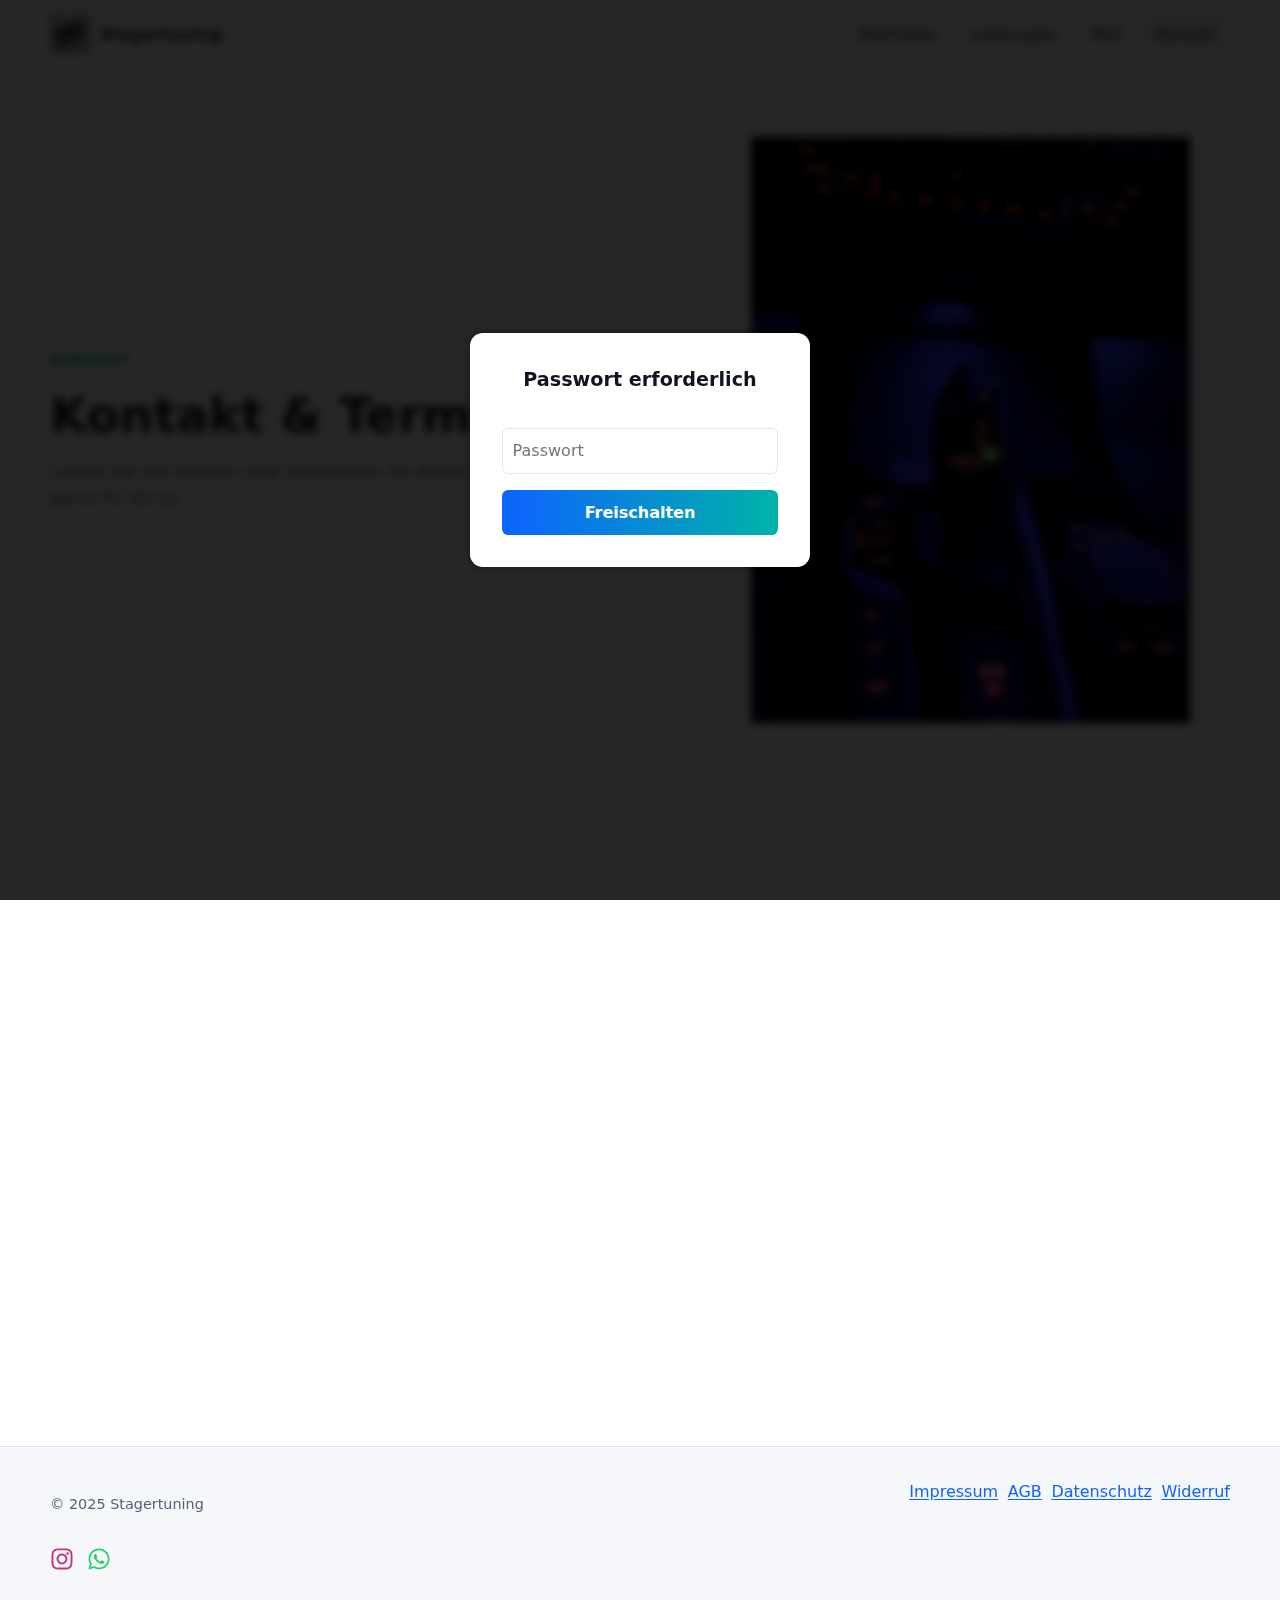
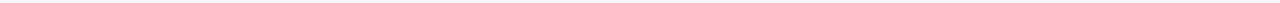
<file: support.html>
<!doctype html>
<html lang="de">
<head>
  <!-- Externer Cookie Manager: Bindet den Cookie‑Banner ein -->
  <script type="text/javascript" src="https://www.cookie-manager.com/0/5c/572331599b75e0c41d7c30b6e8801542.js"></script>
  <meta charset="utf-8" />
  <meta name="viewport" content="width=device-width, initial-scale=1" />
  <title>Kontakt & Termin – Stagertuning</title>
  <!-- Meta‑Description für Kontaktseite -->
  <meta name="description" content="Kontaktaufnahme – vereinbaren Sie Ihren Termin für Chip‑Tuning vor Ort oder lassen Sie sich beraten."/>
  <link rel="stylesheet" href="assets/css/styles.css" />
</head>
<body>
  <a class="skip-link" href="#inhalt">Zum Inhalt springen</a>
  <header class="header">
    <div class="container nav">
      <a class="brand" href="index.html">
        <!-- Logo und Markenname -->
        <img class="brand__logo-img" src="assets/img/stagertuning-logo.jpg" alt="Stagertuning Logo" width="40" height="40" />
        <span class="brand__text">Stagertuning</span>
      </a>
      <button class="menu-toggle" aria-controls="menu" aria-expanded="false">☰ Menü</button>
      <ul id="menu" class="nav__list">
        <li><a class="nav__link" href="index.html">Startseite</a></li>
        <!-- Fileservice entfällt -->
        <li><a class="nav__link" href="partner.html">Leistungen</a></li>
        <li><a class="nav__link" href="faq.html">FAQ</a></li>
        <li><a class="nav__link" aria-current="page" href="support.html">Kontakt</a></li>
      </ul>
    </div>
  </header>

  <!-- Hero für Kontakt -->
  <section class="section">
    <div class="container hero">
      <div data-reveal>
        <p class="tagline">Kontakt</p>
        <h1>Kontakt &amp; Termin</h1>
        <p class="hero__lede">Lassen Sie sich beraten oder vereinbaren Sie direkt einen Termin – wir sind gerne für Sie da.</p>
      </div>
      <figure data-reveal>
        <img src="assets/img/interior-shift.jpeg" alt="Schaltknauf und Bedienelemente" width="800" height="520" />
      </figure>
    </div>
  </section>

  <main id="inhalt">
    <section class="section container">
      <h2 data-reveal>Kontaktmöglichkeiten</h2>
      <p class="muted" data-reveal>Wir beraten Sie gerne zu Ihrer Leistungssteigerung. Nehmen Sie einfach per Messenger oder E‑Mail Kontakt mit uns auf – schnell, flexibel und persönlich.</p>
      <div class="grid" style="margin-top:2rem;">
        <article class="col-4 card-values" data-reveal>
          <img src="assets/img/instagram.svg" alt="Instagram" width="64" height="64" />
          <h3>Instagram</h3>
          <p>Schicken Sie uns eine Direct Message auf Instagram und senden Sie uns Ihren Fahrzeugschein sowie Ihren Wunsch (Stage 1, Stage 2, Eco‑Tuning, AGR/DPF/OPF off).</p>
          <p><a class="btn btn--ghost" href="https://www.instagram.com/stagertuning/?hl=de" target="_blank" rel="noopener">Profil aufrufen</a></p>
        </article>
        <article class="col-4 card-values" data-reveal>
          <img src="assets/img/whatsapp.svg" alt="WhatsApp" width="64" height="64" />
          <h3>WhatsApp</h3>
          <p>Kontaktieren Sie uns via WhatsApp für eine schnelle Terminabsprache. Bitte halten Sie Ihren Fahrzeugschein bereit.</p>
          <p><a class="btn btn--ghost" href="https://wa.me/+4917672985707" target="_blank" rel="noopener">Chat öffnen</a></p>
        </article>
        <article class="col-4 card-values" data-reveal>
          <img src="assets/img/icon-support.svg" alt="E‑Mail" width="64" height="64" />
          <h3>E‑Mail</h3>
          <p>Senden Sie uns Ihre Anfrage per E‑Mail und nennen Sie uns Ihr Fahrzeug, die gewünschte Leistungsstufe und weitere Modifikationen.</p>
          <p><a class="btn btn--ghost" href="mailto:Stagertuning@gmail.com">E‑Mail schreiben</a></p>
        </article>
      </div>
    </section>
  </main>

  <footer class="footer">
    <div class="container footer__grid">
      <p class="small">© 2025 Stagertuning</p>
      <nav class="footer__links">
        <a href="rechtliches/index.html#impressum">Impressum</a>
        <a href="rechtliches/index.html#agb">AGB</a>
        <a href="rechtliches/index.html#datenschutz">Datenschutz</a>
        <a href="rechtliches/index.html#widerruf">Widerruf</a>
      </nav>
      <div class="footer__social">
        <a href="https://www.instagram.com/stagertuning/?hl=de" target="_blank" rel="noopener" aria-label="Stagertuning auf Instagram">
          <img src="assets/img/instagram.svg" alt="Instagram" />
        </a>
        <a href="https://wa.me/+4917672985707" target="_blank" rel="noopener" aria-label="Stagertuning via WhatsApp">
          <img src="assets/img/whatsapp.svg" alt="WhatsApp" />
        </a>
      </div>
    </div>
  </footer>
  <script src="assets/js/main.js" defer></script>
</body>
</html>
</file>
<file: assets/css/styles.css>
/* ==========================================================================
   Stagertuning – Website Styles
   --------------------------------------------------------------------------
   - Modern, accessible, responsive base.
   - Keine externen Frameworks; systemeigene Schriftart wird verwendet.
   - Berücksichtigt reduzierte Bewegungen (reduced motion).
   - Alle Farben über CSS‑Custom‑Properties.
   ========================================================================== */

:root{
  /* Dunklere Grundfarben für einen edleren Look */
  --bg: #070c14;
  --bg-elev: #0d1628;
  --text: #e2e6f3;
  --muted: #98a0b2;
  --brand-1: #3aa5ff;
  --brand-2: #00cdb3;
  --danger: #ff5c7a;
  --ok: #2fd07f;
  --focus: #ffd35c;
  --border: #1f2940;
  --card: #101c32;
  --shadow: 0 10px 30px rgba(0, 0, 0, .45);
  --radius: 14px;
  --radius-sm: 10px;
  --maxw: 1180px;
}

@media (prefers-color-scheme: light) {
  :root{
    --bg: #ffffff;
    --bg-elev: #f6f7fb;
    --text: #101321;
    --muted: #576076;
    --brand-1: #0d63ff;
    --brand-2: #00b3a9;
    --border: #dfe4f0;
    --card: #ffffff;
    --shadow: 0 10px 22px rgba(16,19,33,.08);
  }
}

/* Reset-ish */
*, *::before, *::after { box-sizing: border-box }
html { scroll-behavior: smooth }
body {
  margin: 0;
  font-family: system-ui, -apple-system, Segoe UI, Roboto, Ubuntu, Cantarell, Noto Sans, "Helvetica Neue", Arial, "Apple Color Emoji","Segoe UI Emoji";
  background: var(--bg);
  color: var(--text);
  line-height: 1.6;
  -webkit-font-smoothing: antialiased;
  -moz-osx-font-smoothing: grayscale;
}
img, svg, video { max-width: 100%; height: auto; }
a { color: var(--brand-1); text-underline-offset: .15em; }
a:hover { color: var(--brand-2); }
button { font: inherit }
input, select, textarea { font: inherit; color: inherit; background: transparent }

/* Containers */
.container { width: min(100% - 2rem, var(--maxw)); margin-inline: auto }
.section { padding: clamp(2.5rem, 4vw, 4.5rem) 0 }
.section--tight { padding-block: 2rem }

/* Skip link */
.skip-link {
  position: absolute; left: -9999px; top: auto; width: 1px; height: 1px; overflow: hidden;
}
.skip-link:focus {
  left: 1rem; top: 1rem; width: auto; height: auto; z-index: 1000;
  background: var(--focus); color: #000; padding: .5rem .75rem; border-radius: .375rem;
}

/* Header */
.header {
  position: sticky; top: 0; z-index: 999;
  backdrop-filter: saturate(120%) blur(10px);
  background: color-mix(in srgb, var(--bg) 80%, transparent);
  border-bottom: 1px solid var(--border);
}
.nav { display: flex; align-items: center; justify-content: space-between; gap: 1rem; padding: .8rem 0 }
.brand{
  display: inline-flex; align-items: center; gap: .65rem; text-decoration: none; color: inherit;
}
.brand__logo { width: 36px; height: 36px; border-radius: 10px; background: linear-gradient(135deg, var(--brand-1), var(--brand-2)); display:grid; place-items:center; box-shadow: var(--shadow) }
.brand__text { font-weight: 700; letter-spacing: .3px }
.brand small { font-weight: 600; opacity: .65 }

.nav__list {
  display: flex; gap: .5rem; align-items: center; list-style: none; margin: 0; padding: 0;
}
.nav__link {
  display: inline-flex; gap: .5rem; align-items: center;
  padding: .55rem .8rem; border-radius: .6rem; text-decoration: none; color: inherit;
}
.nav__link[aria-current="page"], .nav__link:hover { background: var(--bg-elev); }

/* Mobile menu */
.menu-toggle { display: none; border: 1px solid var(--border); background: var(--bg-elev); padding: .55rem .7rem; border-radius: .6rem }
@media (max-width: 840px) {
  .menu-toggle { display: inline-flex }
  .nav__list { 
    position: fixed; inset: 64px 0 auto 0; background: var(--bg);
    transform: translateY(-120%); transition: transform .4s ease;
    border-bottom: 1px solid var(--border); padding: 1rem; flex-direction: column; gap: .2rem
  }
  .nav__list.is-open { transform: translateY(0) }
}

/* Hero */
.hero {
  display: grid; gap: clamp(1rem, 2vw, 2rem); align-items: center;
  grid-template-columns: 1.1fr .9fr;
}
@media (max-width: 960px){ .hero { grid-template-columns: 1fr } }
.hero h1{
  font-size: clamp(2rem, 4vw, 3rem);
  line-height: 1.15;
  margin: 0 0 .6rem;
}
.hero__kicker { color: var(--muted); font-weight: 600; letter-spacing: .2px }
.hero__lede { color: var(--muted); max-width: 60ch }
.cta-row { display: flex; gap: .8rem; flex-wrap: wrap; margin-top: 1rem }

.btn {
  --btn-bg: var(--brand-1);
  --btn-fg: #fff;
  padding: .7rem 1rem; border-radius: .7rem; border: 1px solid color-mix(in srgb, var(--btn-bg), #000 12%);
  background: linear-gradient(180deg, color-mix(in srgb, var(--btn-bg), #fff 12%), var(--btn-bg));
  color: var(--btn-fg); text-decoration: none; display: inline-flex; gap: .5rem; align-items: center; font-weight: 600;
  box-shadow: var(--shadow); cursor: pointer;
}
.btn--ghost{
  --btn-bg: var(--bg-elev); --btn-fg: var(--text);
  background: var(--bg-elev);
  border: 1px solid var(--border); box-shadow: none;
}

/* Feature cards */
.grid { display: grid; gap: 1rem; grid-template-columns: repeat(12, 1fr) }
.col-4 { grid-column: span 4 }
.col-6 { grid-column: span 6 }
.col-12 { grid-column: span 12 }
/* Custom column for wider cards (e.g. single feature card) */
.col-8 { grid-column: span 8 }
@media (max-width: 960px){ .col-4, .col-6, .col-8 { grid-column: span 12 } }
@media (max-width: 960px){ .col-4, .col-6 { grid-column: span 12 } }

.card {
  /* Feature‑Karten an das Erscheinungsbild von dr‑coding.de angelehnt */
  background: var(--card);
  border: 1px solid var(--border);
  border-radius: var(--radius);
  /* Mehr Raum für Inhalte: Größere Innenabstände */
  padding: 1.7rem 1.5rem;
  box-shadow: var(--shadow);
  position: relative;
  isolation: isolate;
  overflow: hidden;
  transition: transform .3s ease, box-shadow .3s ease;
}

/* leichte Anhebung und intensiverer Schatten bei Hover wie im Original */
.card:hover {
  transform: translateY(-4px);
  box-shadow: 0 15px 40px rgba(0,0,0,.55);
}

/* farbiger Akzentstreifen oben wie im Original */
.card::before {
  content: "";
  position: absolute;
  top: 0;
  left: 0;
  width: 100%;
  height: 4px;
  background: linear-gradient(90deg, var(--brand-1), var(--brand-2));
}
}
.card__icon {
  /* Größere Icons für mehr Präsenz in den Vorteils‑Karten */
  width: 56px;
  height: 56px;
  border-radius: 10px;
  display: grid;
  place-items: center;
  background: linear-gradient(135deg, var(--brand-1), var(--brand-2));
}
.card h3 { margin: .6rem 0 .2rem }
.card p { margin: .2rem 0 0; color: var(--muted) }

/*
  Große Feature‑Karte für den Abschnitt „Warum Stagertuning?“.  
  Diese Karte orientiert sich am Stil der anderen Karten, verwendet jedoch
  einen horizontalen Aufbau mit einem hervorgehobenen Icon.  
  Sie eignet sich für längere Beschreibungen und vermittelt einen
  hochwertigen Eindruck.
*/
.feature-card {
  background: var(--card);
  border: 1px solid var(--border);
  border-radius: var(--radius);
  padding: 2rem;
  box-shadow: var(--shadow);
  display: flex;
  align-items: flex-start;
  gap: 1.5rem;
  position: relative;
  overflow: hidden;
  transition: transform .3s ease, box-shadow .3s ease;
}
/* farbiger Akzentstreifen oben wie bei den anderen Karten */
.feature-card::before {
  content: "";
  position: absolute;
  top: 0;
  left: 0;
  width: 100%;
  height: 4px;
  background: linear-gradient(90deg, var(--brand-1), var(--brand-2));
}
/* Hover‑Effekt wie bei den anderen Karten */
.feature-card:hover {
  transform: translateY(-4px);
  box-shadow: 0 15px 40px rgba(0,0,0,.55);
}
/* Iconbox für die große Feature‑Karte */
.feature-card__icon {
  flex-shrink: 0;
  width: 72px;
  height: 72px;
  border-radius: 12px;
  display: grid;
  place-items: center;
  background: linear-gradient(135deg, var(--brand-1), var(--brand-2));
}
.feature-card__icon img {
  width: 48px;
  height: 48px;
}
.feature-card h3 {
  margin-top: 0;
  margin-bottom: .4rem;
  font-size: 1.3rem;
}
.feature-card p {
  margin: 0;
  color: var(--muted);
}

/* Spezielle Variante der Feature‑Karte, die in der "Warum Stagertuning?"‑Sektion
   verwendet wird. Sie zentriert die Karte und sorgt für zusätzlichen
   Abstand nach oben und unten. */
.feature-card--center {
  margin: 2rem auto;
  /* Zentriert die Karte innerhalb des CSS‑Grids */
  justify-self: center;
}

/* Konfigurator */
.konf {
  display: grid; grid-template-columns: 1fr 1fr; gap: 1rem; align-items: center;
}
@media (max-width: 960px){ .konf { grid-template-columns: 1fr } }
.konf__panel{ background: var(--card); border: 1px solid var(--border); border-radius: var(--radius); padding: 1rem }
.konf__stat{
  display: grid; grid-template-columns: repeat(3, 1fr); gap: .6rem; margin-top: 1rem;
}
.stat{
  background: var(--bg-elev); border: 1px solid var(--border); border-radius: .8rem; padding: .6rem .8rem;
}
.stat b{ font-size: 1.35rem }

/* FAQ */
.accordion{ display: grid; gap: .6rem }
.accordion__item{ border: 1px solid var(--border); border-radius: .8rem; background: var(--card) }
.accordion__btn{
  width: 100%;
  text-align: left;
  background: none;
  border: 0;
  padding: 1rem 1.2rem;
  display: flex;
  align-items: center;
  gap: .8rem;
  font-weight: 600;
  font-size: 1rem;
  color: var(--text);
}

/* FAQ Icons inside the accordion buttons */
.accordion__btn img {
  width: 28px;
  height: 28px;
  flex-shrink: 0;
}
.accordion__panel{ display: grid; gap: .4rem; padding: 0 1rem 1rem; color: var(--muted) }
.accordion__btn:focus-visible { outline: 3px solid var(--focus) }

/* Forms */
.form { display: grid; gap: .8rem; max-width: 720px }
.field{ display: grid; gap: .3rem }
label { font-weight: 600 }
input[type="text"], input[type="email"], textarea, select{
  border: 1px solid var(--border); border-radius: .6rem; padding: .7rem .8rem; background: var(--bg-elev);
}
textarea{ min-height: 160px }

/* Footer */
.footer{
  background: var(--bg-elev);
  border-top: 1px solid var(--border);
  padding-block: 2rem;
  color: var(--muted);
}
.footer__grid{ display: grid; grid-template-columns: 1fr auto; gap: 1rem; align-items: start }
.footer__links{ display:flex; flex-wrap:wrap; gap: .6rem }
/* Social icons in footer */
.footer__social {
  display: flex;
  gap: .8rem;
  align-items: center;
}
.footer__social img {
  width: 24px;
  height: 24px;
  display: block;
  /* Original Markenfarben – kein Graustufenfilter */
  filter: none;
  transition: transform .3s ease, filter .3s ease;
}
.footer__social a:hover img {
  /* Beim Hover leichtes Anheben und Aufhellen */
  filter: brightness(1.2);
  transform: translateY(-2px);
}
@media (max-width: 720px){ .footer__grid{ grid-template-columns:1fr } }

/* Reveal animations */
@media (prefers-reduced-motion: no-preference) {
  [data-reveal]{ opacity: 0; transform: translateY(16px); transition: opacity .6s ease, transform .6s ease }
  [data-reveal].is-visible{ opacity: 1; transform: none }
}

/* Utility */

/* Zusätzliche Styles für Stagertuning Redesign */

/* Tagline unter Überschriften */
.tagline {
  color: var(--brand-2);
  font-weight: 600;
  letter-spacing: .4px;
  margin-block: 0.5rem 1rem;
  text-transform: uppercase;
  font-size: .9rem;
}

/* Alternative Abschnittshintergründe */
.section--alt {
  background: var(--bg-elev);
}

/* Kartenvariante für Prinzipien/Werte */
.card-values {
  background: var(--card);
  border: none;
  border-radius: var(--radius);
  padding: 2rem 1.5rem;
  text-align: center;
  box-shadow: var(--shadow);
  position: relative;
  overflow: hidden;
  transition: transform .3s ease, box-shadow .3s ease;
}
.card-values img {
  /* Noch größere Abbildungen in den Ablauf‑ und Prinzipien‑Karten für bessere Erkennbarkeit */
  width: 72px;
  height: 72px;
  margin-bottom: 1rem;
}
.card-values h3 {
  margin: .5rem 0;
  font-size: 1.2rem;
}
.card-values p {
  color: var(--muted);
  margin: 0;
}

/* farbiger Streifen und Hover für card-values */
.card-values::before {
  content: "";
  position: absolute;
  top: 0;
  left: 0;
  width: 100%;
  height: 4px;
  background: linear-gradient(90deg, var(--brand-1), var(--brand-2));
}

.card-values:hover {
  transform: translateY(-3px);
  box-shadow: 0 12px 32px rgba(0,0,0,.45);
}

/* Liste der Marken, auf die wir spezialisiert sind */
.brand-list {
  list-style: none;
  display: flex;
  flex-wrap: wrap;
  justify-content: center;
  gap: 1rem;
  padding: 0;
  margin: 1rem 0 0;
  font-weight: 600;
  color: var(--brand-2);
  text-transform: uppercase;
  letter-spacing: .5px;
}

/* Bild für Leistungsdiagramm */
.graph-image {
  width: 100%;
  height: auto;
  display: block;
  border-radius: var(--radius);
  box-shadow: var(--shadow);
}

/* Lizenzbild – größere Darstellung und Hover‑Effekt */
.license-img {
  /* Lizenzbildgröße: festes 4:1‑Verhältnis (472×118 px) */
  width: 472px;
  height: 118px;
  max-width: 100%;
  border-radius: .6rem;
  object-fit: contain;
  transition: transform .4s ease, filter .4s ease;
}
.license-link:hover .license-img {
  /* Kein Zoom auf der Lizenz, sondern nur eine dezente Aufhellung */
  transform: none;
  filter: brightness(1.1);
  /* Glühender Rand: erzeugt ein Leuchten ähnlich wie beim Original von dr‑coding.de */
  box-shadow: 0 0 15px rgba(255,255,255,0.6), 0 0 25px var(--brand-1);
}

/*
  Glanz‑Animation für das Lizenzbild: Beim Überfahren mit der Maus läuft ein
  Lichtreflex (shiny streak) über das Bild, ähnlich wie beim Original von
  dr‑coding.de. Dies erzeugt ein hochwertiges, animiertes Leuchten.
*/
.license-link {
  position: relative;
  display: inline-block;
  overflow: hidden;
}
/* Pseudo‑Element für den Lichtreflex */
.license-link::after {
  content: "";
  position: absolute;
  top: 0;
  left: -100%;
  width: 50%;
  height: 100%;
  background: linear-gradient(90deg, transparent, rgba(255,255,255,0.4), transparent);
  transform: skewX(-20deg);
}
.license-link:hover::after {
  animation: shine 1.2s forwards;
}
@keyframes shine {
  0% {
    left: -100%;
  }
  100% {
    left: 150%;
  }
}

/*
  Cookie Banner – informiert Besucher über die Nutzung von Cookies und
  speichert ihre Zustimmung im LocalStorage. Die Gestaltung orientiert
  sich an dr‑coding.de, passt sich aber farblich an unser dunkles Theme an.
*/
/*
  Cookie Banner – horizontale Ausrichtung wie auf dr‑coding.de.  
  Dieser Banner erstreckt sich über die gesamte Breite am unteren Rand,
  ist flach und nimmt weniger vertikalen Platz ein. 
*/
.cookie-banner {
  position: fixed;
  left: 0;
  right: 0;
  bottom: 0;
  background: var(--card);
  color: var(--text);
  border-top: 1px solid var(--border);
  box-shadow: 0 -10px 30px rgba(0, 0, 0, .45);
  padding: 1rem 2rem;
  display: none;
  align-items: center;
  gap: 1rem;
  z-index: 1000;
}
.cookie-banner.is-visible {
  display: flex;
}
.cookie-banner__icon {
  flex-shrink: 0;
  width: 40px;
  height: 40px;
  border-radius: 50%;
  background: var(--brand-1);
  color: #fff;
  display: grid;
  place-items: center;
  font-size: 1.3rem;
}
.cookie-banner__text {
  flex-grow: 1;
  font-size: .85rem;
  line-height: 1.3;
}
.cookie-banner__text strong {
  font-size: 1rem;
  margin-right: .5rem;
}
.cookie-banner a {
  color: var(--brand-1);
  text-decoration: underline;
}
.cookie-banner__btn {
  white-space: nowrap;
  padding: .5rem 1rem;
  border-radius: var(--radius-sm);
  background: linear-gradient(90deg, var(--brand-1), var(--brand-2));
  color: #fff;
  border: none;
  cursor: pointer;
  font-weight: 600;
}
.cookie-banner__btn:hover {
  opacity: .9;
}

/* Container für die große Feature‑Karte im Abschnitt „Warum Stagertuning?" */
.feature-container {
  display: flex;
  justify-content: center;
}
.feature-container > .feature-card {
  width: 100%;
  max-width: 800px;
}

/* Accordion Auffrischung */
.accordion__item {
  background: var(--bg-elev);
  border: 1px solid var(--border);
  border-radius: .8rem;
}
.accordion__btn {
  background: var(--bg-elev);
  padding: 1rem 1.2rem;
  font-weight: 600;
  font-size: 1rem;
  color: var(--text);
}
.accordion__panel {
  padding: 0 1.2rem 1.2rem;
}
.kicker{ text-transform: uppercase; letter-spacing: .12em; font-size: .8rem; color: var(--muted); font-weight: 700 }
.muted{ color: var(--muted) }
.center{ text-align:center }
.badge{ display:inline-flex; align-items:center; gap:.3rem; padding:.25rem .5rem; border:1px solid var(--border); border-radius:.6rem; background: var(--bg-elev); font-size:.85rem }
.small{ font-size: .9rem }
.hr{ height:1px; background:var(--border); margin:1.25rem 0 }

/*
  Passwort-Overlay
  Ein Vollbild-Overlay, das den gesamten Inhalt ausgraut und ein
  Passwortfeld anzeigt. Erst nach Eingabe des korrekten Passworts wird
  die Seite freigeschaltet. Das Overlay nutzt die gleichen Variablen
  für Farben wie das übrige Design, um sich harmonisch einzufügen.
*/
.pw-overlay {
  position: fixed;
  top: 0;
  left: 0;
  width: 100%;
  height: 100%;
  background: rgba(0, 0, 0, 0.85);
  backdrop-filter: blur(4px);
  display: none;
  align-items: center;
  justify-content: center;
  z-index: 2000;
}

.pw-overlay.is-visible {
  display: flex;
}

.pw-box {
  background: var(--card);
  padding: 2rem;
  border-radius: 0.8rem;
  box-shadow: 0 0 12px rgba(0, 0, 0, 0.4);
  max-width: 340px;
  width: 90%;
  text-align: center;
}

.pw-box h2 {
  margin-top: 0;
  font-size: 1.2rem;
  color: var(--text);
}

.pw-box input[type="password"] {
  width: 100%;
  padding: 0.6rem;
  margin-top: 1rem;
  border-radius: 0.4rem;
  border: 1px solid var(--border);
  background: var(--bg);
  color: var(--text);
  font-size: 1rem;
}

.pw-box button {
  margin-top: 1rem;
  padding: 0.6rem 1.2rem;
  border: none;
  border-radius: 0.4rem;
  background: linear-gradient(90deg, var(--brand-1), var(--brand-2));
  color: #fff;
  font-weight: 600;
  cursor: pointer;
  width: 100%;
}

.pw-box button:hover {
  opacity: 0.9;
}

.pw-box .error {
  color: #e74c3c;
  font-size: 0.85rem;
  margin-top: 0.5rem;
  display: none;
}
</file>
